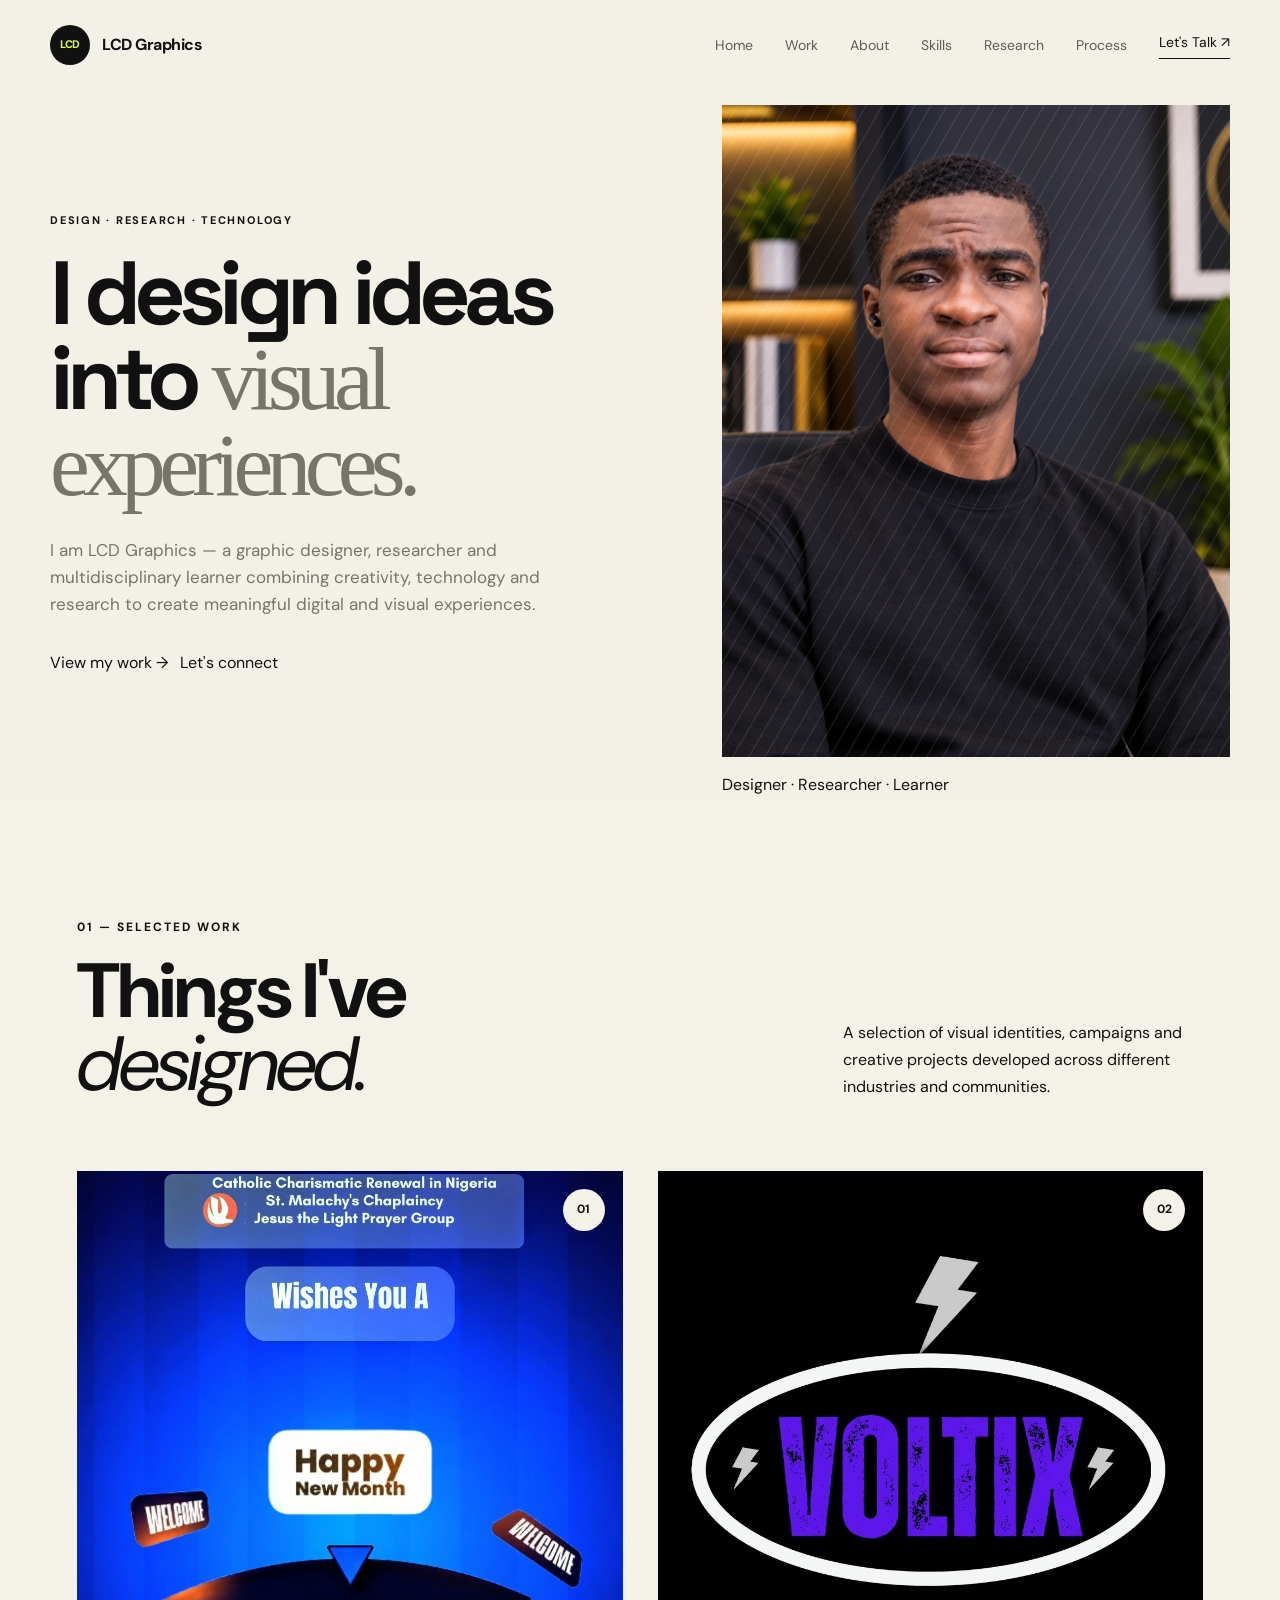
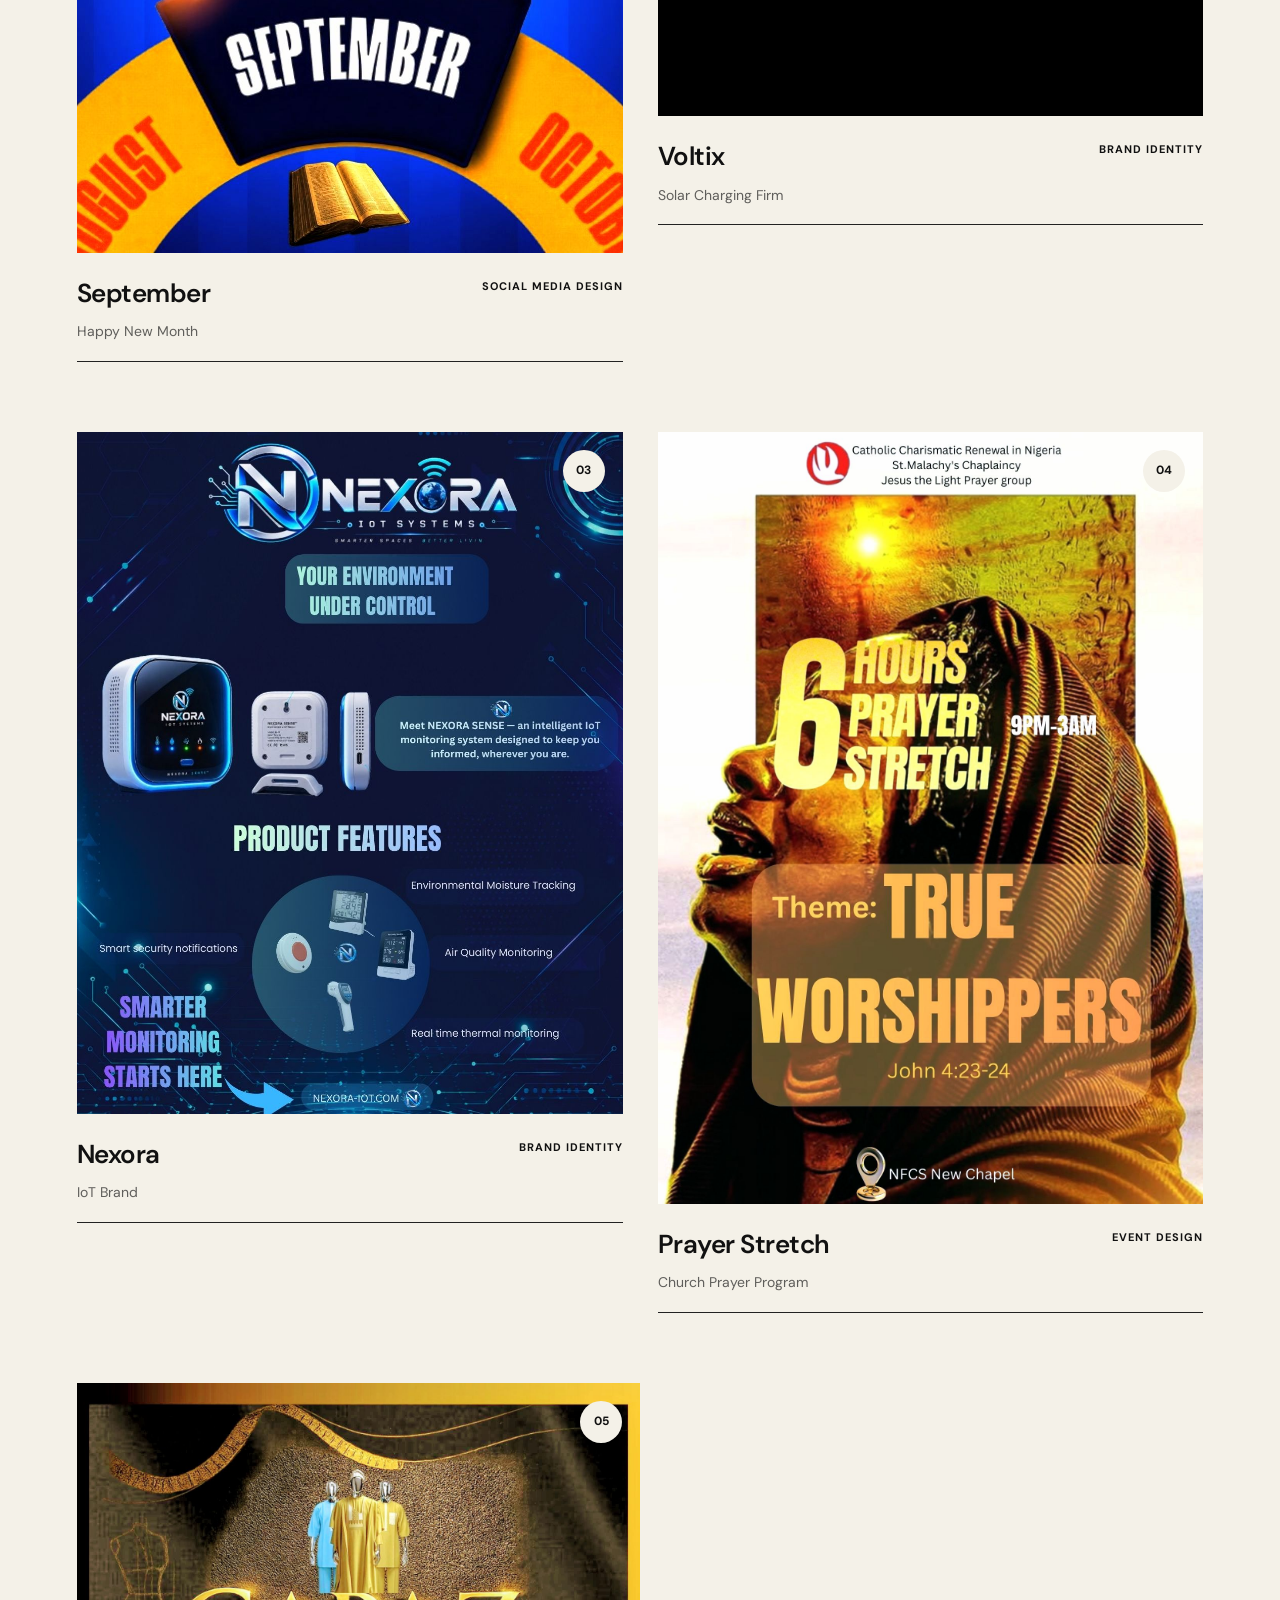
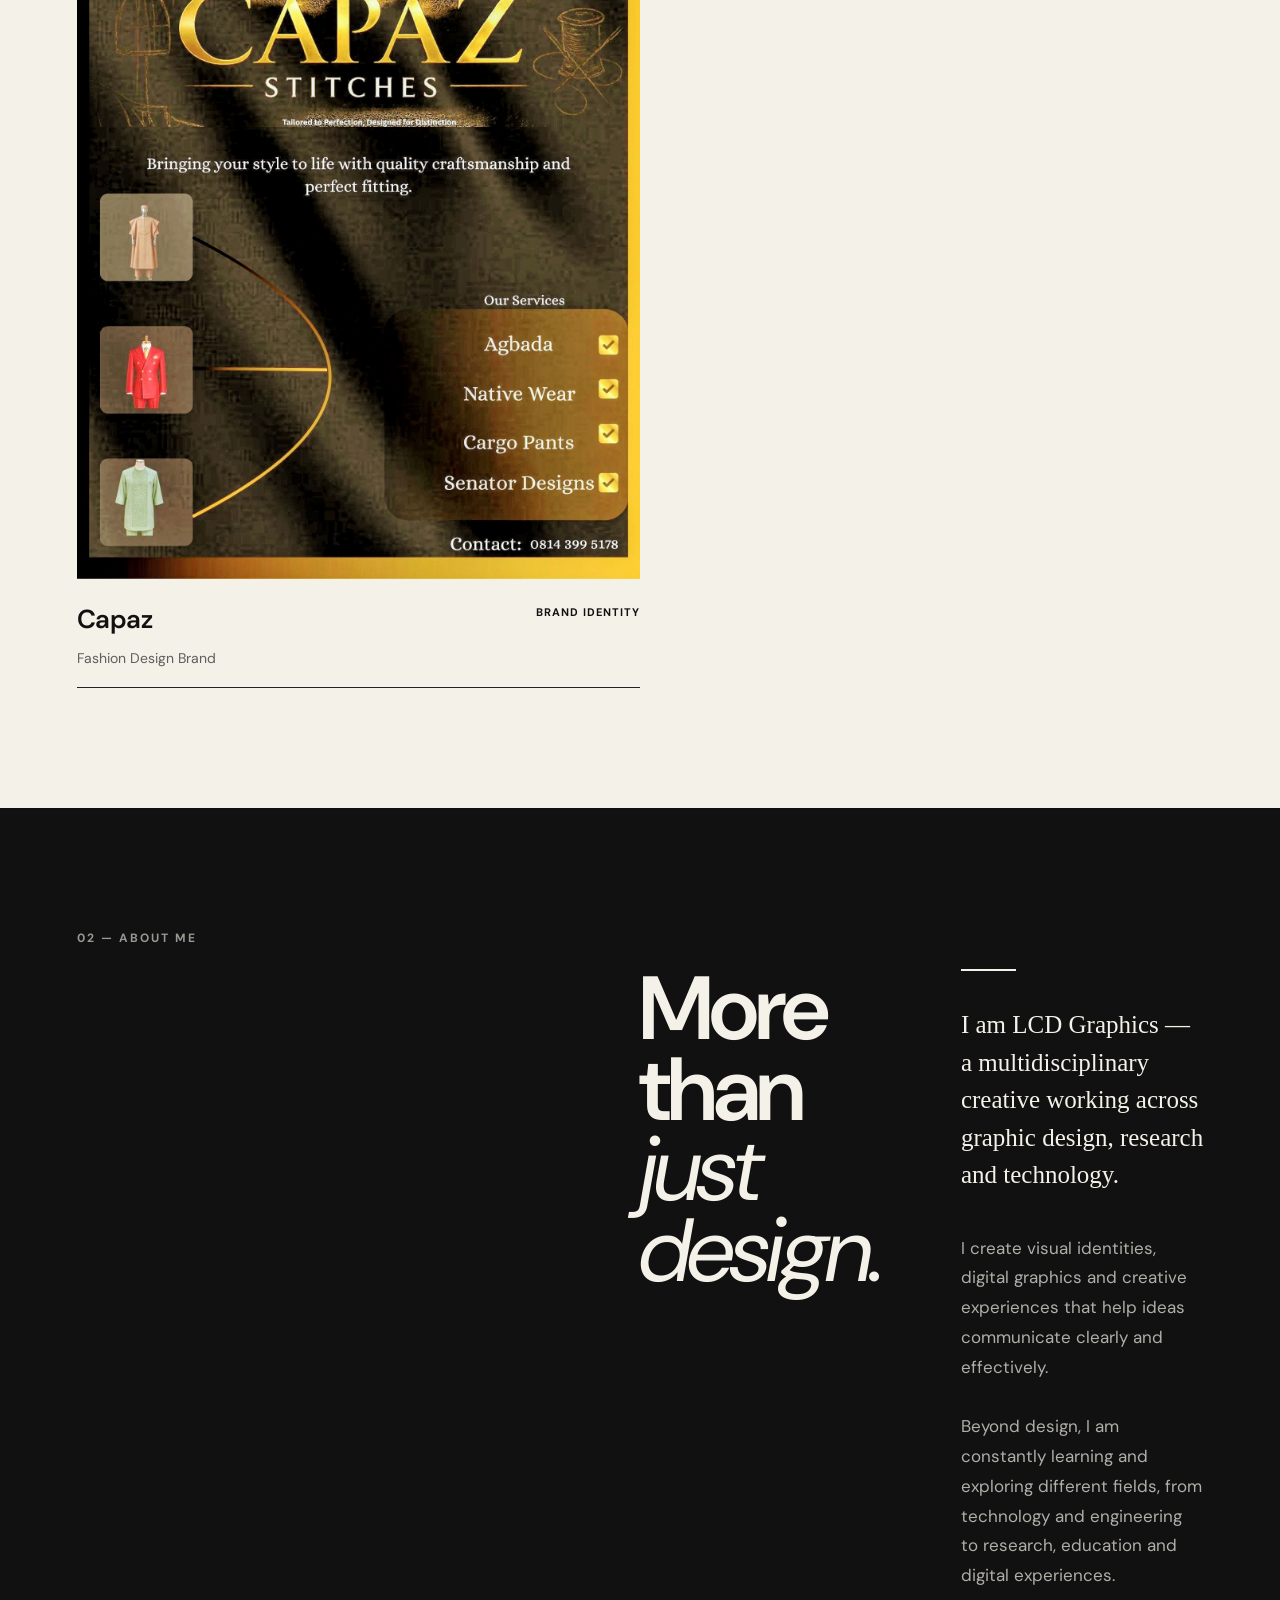
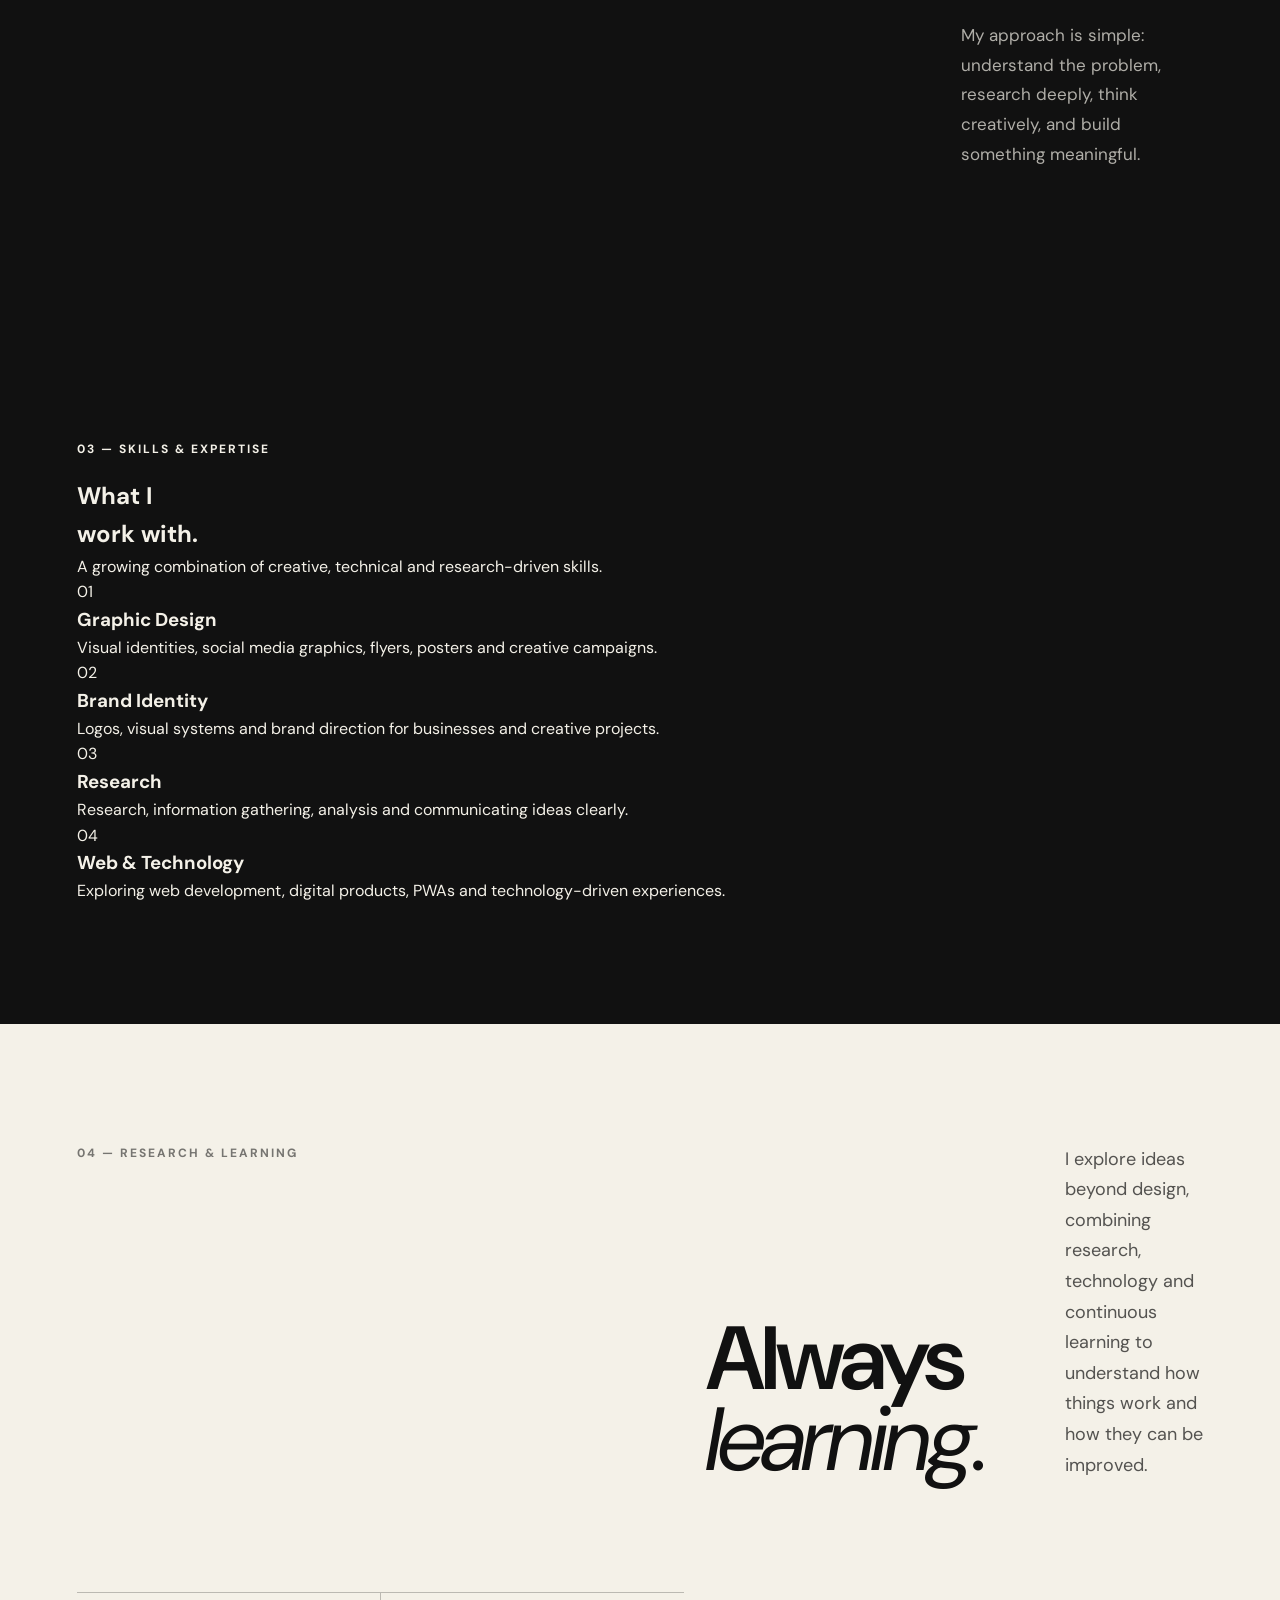
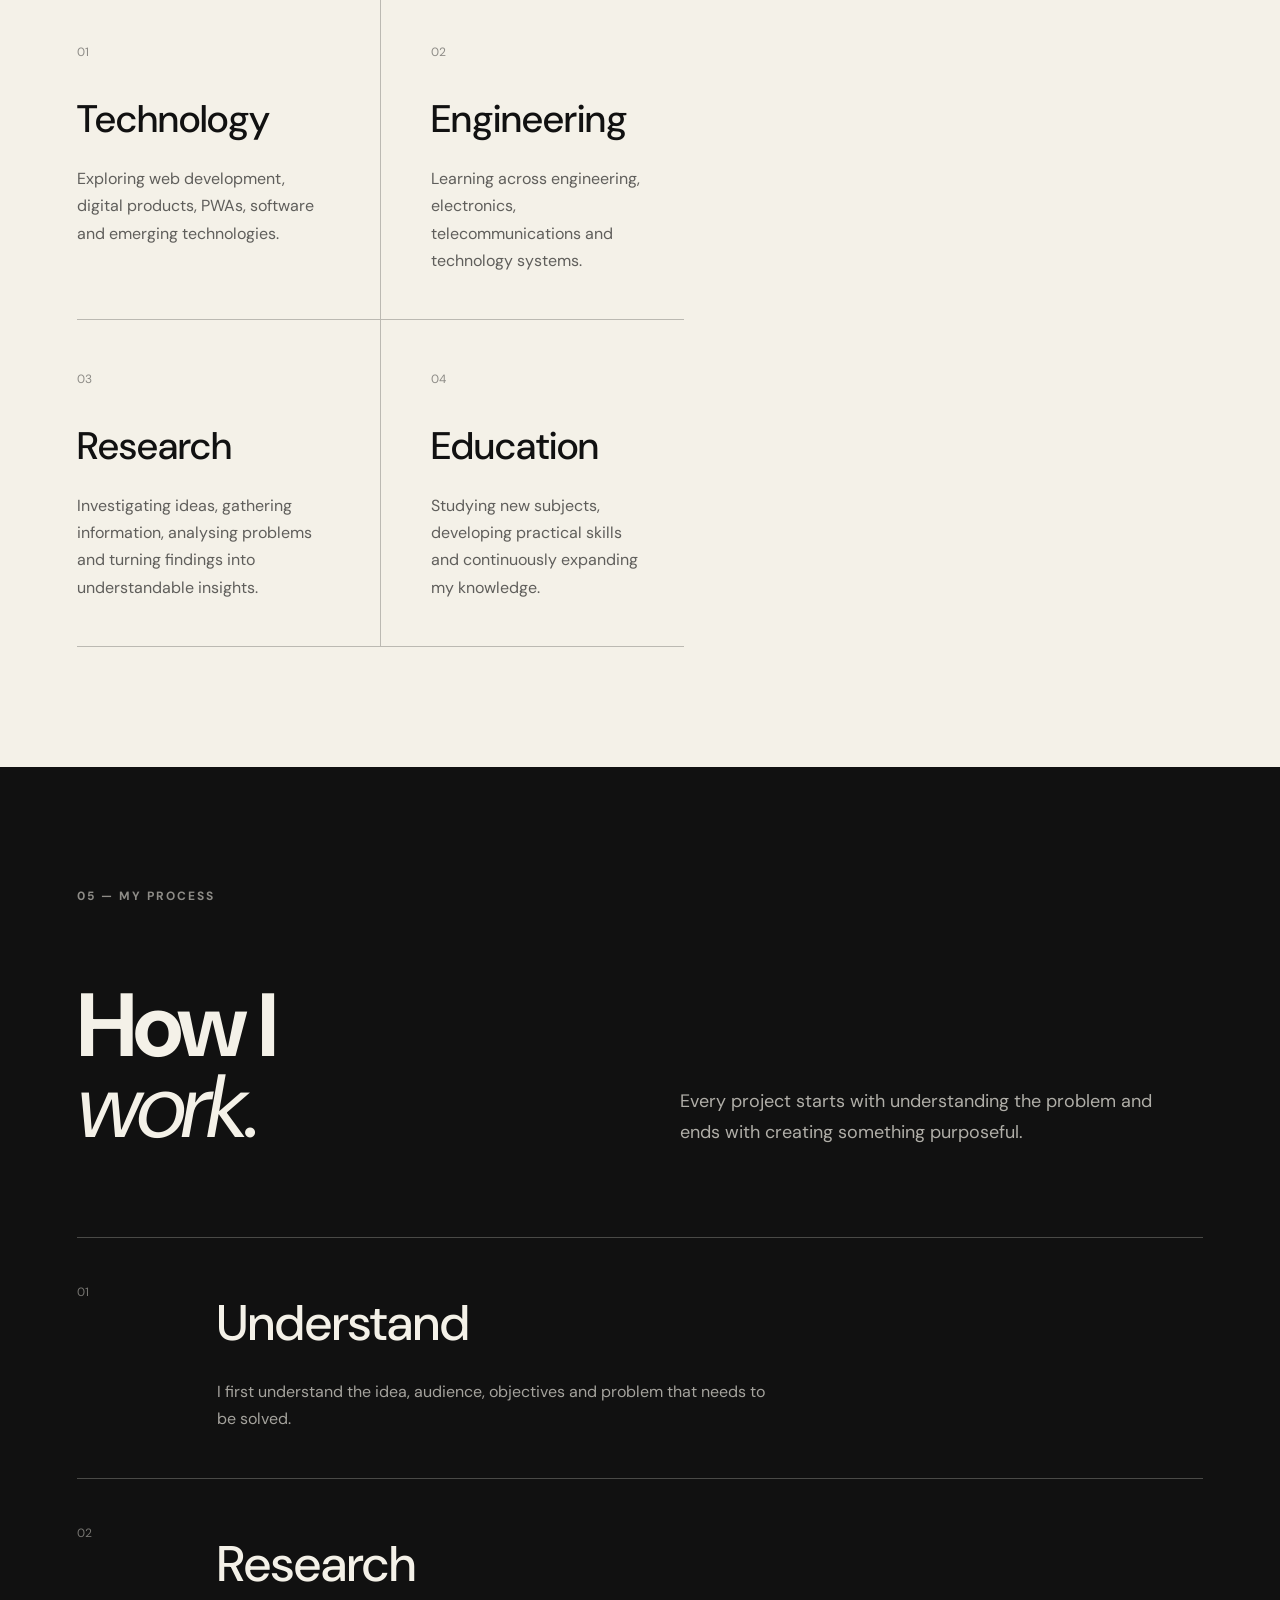
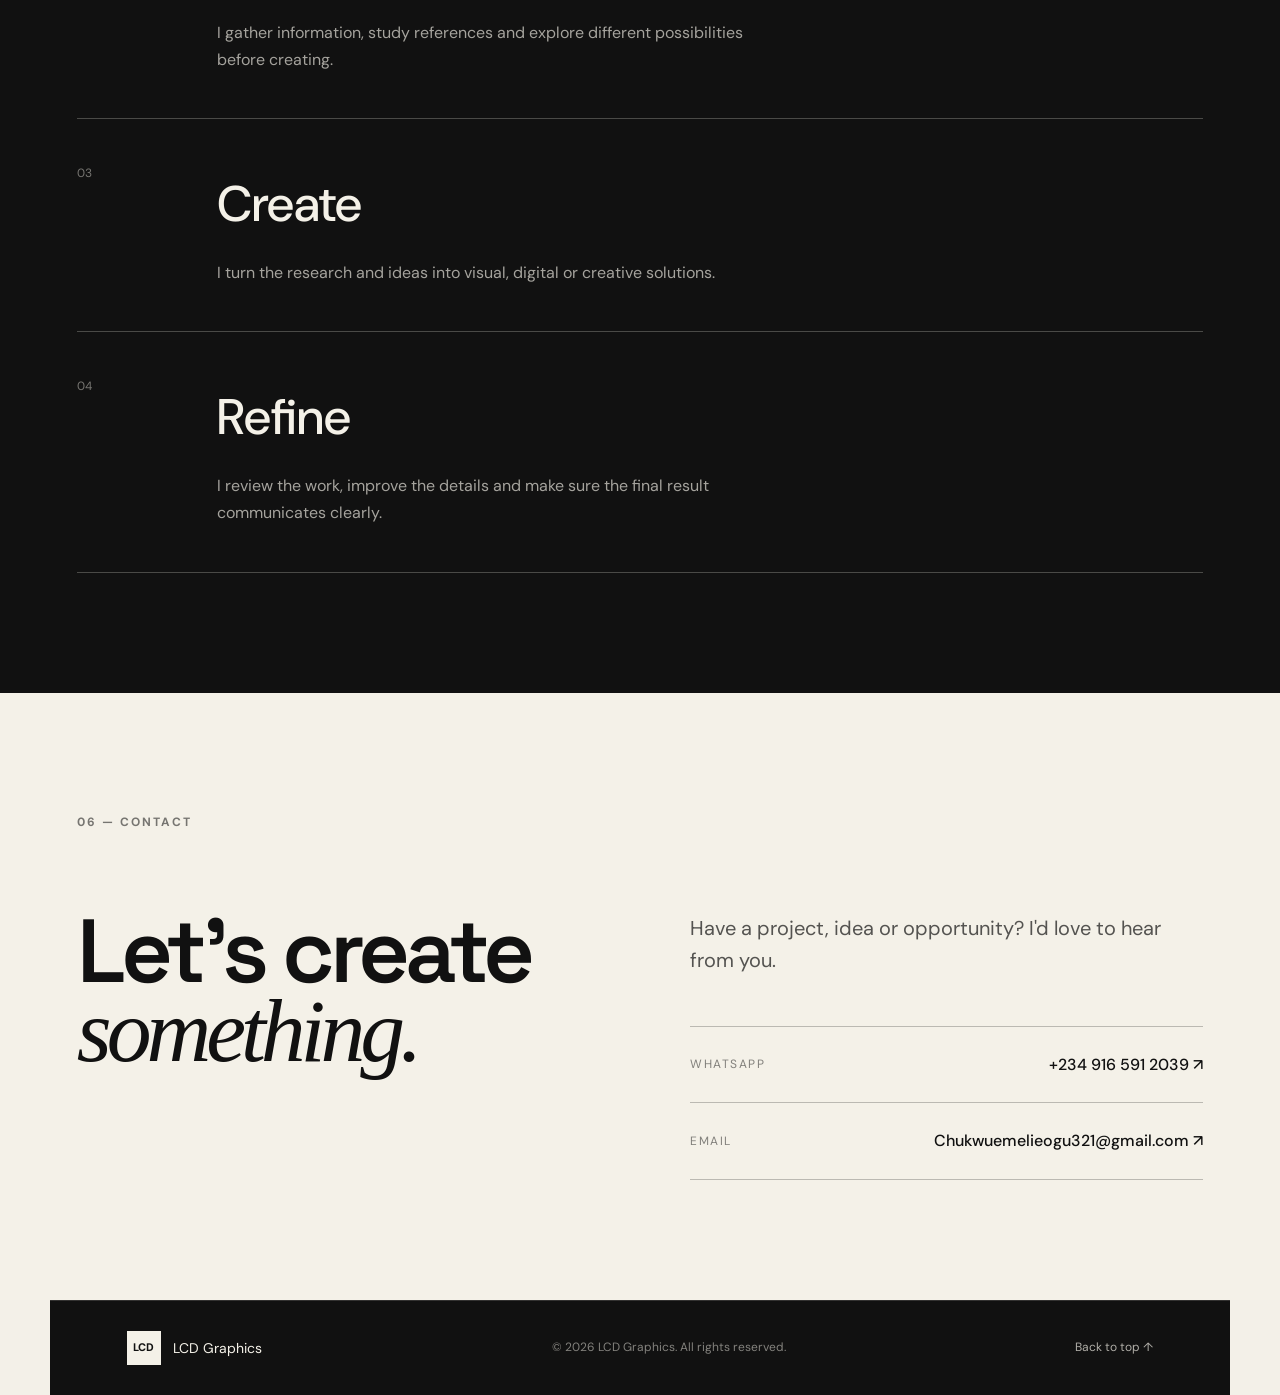
<file: index.html>
<!DOCTYPE html>
<html lang="en">
<head>
    <meta charset="UTF-8">
    <meta name="viewport" content="width=device-width, initial-scale=1.0">

    <meta
        name="description"
        content="Portfolio of a graphic designer, researcher and multidisciplinary learner."
    >

<title>LCD Graphics | Designer • Researcher • Learner</title>

    <!-- Google Fonts -->
    <link rel="preconnect" href="https://fonts.googleapis.com">
    <link rel="preconnect" href="https://fonts.gstatic.com" crossorigin>

    <link
        href="https://fonts.googleapis.com/css2?family=DM+Sans:wght@400;500;600;700&family=Space+Grotesk:wght@400;500;600;700&display=swap"
        rel="stylesheet"
    >

    <!-- CSS -->
    <link rel="stylesheet" href="style.css">
</head>

<body>

    <!-- ================= HEADER ================= -->

<header class="site-header">

    <a href="#home" class="logo">
        <span class="logo-mark">LCD</span>
        <span class="logo-text">LCD Graphics</span>
    </a>

    <button
        class="menu-toggle"
        id="menuToggle"
        aria-label="Open navigation menu"
        aria-expanded="false"
    >
        <span></span>
        <span></span>
        <span></span>
    </button>

    <nav class="navigation" id="navigation">

        <a href="#home">Home</a>
        <a href="#work">Work</a>
        <a href="#about">About</a>
        <a href="#skills">Skills</a>
        <a href="#research">Research</a>
        <a href="#process">Process</a>

        <a href="#contact" class="contact-nav">
            Let's Talk ↗
        </a>

    </nav>

</header>


    <!-- ================= MAIN ================= -->

    <main>


        <!-- ================= HERO ================= -->

        <section class="hero" id="home">

    <div class="hero-content">

        <p class="eyebrow">
            DESIGN · RESEARCH · TECHNOLOGY
        </p>

        <h1>
            I design ideas into
            <span>visual experiences.</span>
        </h1>

        <p class="hero-description">
            I am LCD Graphics — a graphic designer, researcher
            and multidisciplinary learner combining creativity,
            technology and research to create meaningful
            digital and visual experiences.
        </p>

        <div class="hero-buttons">
            <a href="#work" class="btn btn-primary">
                View my work →
            </a>

            <a href="#contact" class="btn btn-secondary">
                Let's connect
            </a>
        </div>

    </div>

    <div class="hero-image">
        <div class="profile-image">
            <img
                src="./images/Emmanuel.png"
                alt="LCD Graphics"
            >
        </div>

        <p class="image-caption">
            Designer · Researcher · Learner
        </p>
    </div>

</section>
<!-- PROJECTS -->
<section class="work-section" id="work">

    <div class="section-header">
        <div>
            <p class="section-number">01 — SELECTED WORK</p>
            <h2>Things I've<br><span>designed.</span></h2>
        </div>

        <p class="section-intro">
            A selection of visual identities, campaigns
            and creative projects developed across different
            industries and communities.
        </p>
    </div>

    <div class="project-grid">

        <!-- PROJECT 1 -->
        <article class="project-card">
            <div class="project-image">
                <img
                    src="./images/September.jpg"
                    alt="September Happy New Month design"
                >
                <span class="project-number">01</span>
            </div>

            <div class="project-info">
                <div>
                    <h3>September</h3>
                    <p>Happy New Month</p>
                </div>

                <span class="project-category">
                    Social Media Design
                </span>
            </div>
        </article>


        <!-- PROJECT 2 -->
        <article class="project-card">
            <div class="project-image">
                <img
                    src="./images/Voltix.jpg"
                    alt="Voltix solar charging brand logo"
                >
                <span class="project-number">02</span>
            </div>

            <div class="project-info">
                <div>
                    <h3>Voltix</h3>
                    <p>Solar Charging Firm</p>
                </div>

                <span class="project-category">
                    Brand Identity
                </span>
            </div>
        </article>


        <!-- PROJECT 3 -->
        <article class="project-card">
            <div class="project-image">
                <img
                    src="./images/Nexora.jpg"
                    alt="Nexora IoT brand design"
                >
                <span class="project-number">03</span>
            </div>

            <div class="project-info">
                <div>
                    <h3>Nexora</h3>
                    <p>IoT Brand</p>
                </div>

                <span class="project-category">
                    Brand Identity
                </span>
            </div>
        </article>


        <!-- PROJECT 4 -->
        <article class="project-card">
            <div class="project-image">
                <img
                    src="./images/Prayer.jpg"
                    alt="Prayer Stretch church program design"
                >
                <span class="project-number">04</span>
            </div>

            <div class="project-info">
                <div>
                    <h3>Prayer Stretch</h3>
                    <p>Church Prayer Program</p>
                </div>

                <span class="project-category">
                    Event Design
                </span>
            </div>
        </article>


        <!-- PROJECT 5 -->
        <article class="project-card">
            <div class="project-image">
                <img
                    src="./images/Capaz.jpg"
                    alt="Capaz fashion brand design"
                >
                <span class="project-number">05</span>
            </div>

            <div class="project-info">
                <div>
                    <h3>Capaz</h3>
                    <p>Fashion Design Brand</p>
                </div>

                <span class="project-category">
                    Brand Identity
                </span>
            </div>
        </article>

    </div>

</section>
<!-- ABOUT -->
<section class="about-section" id="about">

    <div class="section-number">
        02 — ABOUT ME
    </div>

    <div class="about-content">

        <div class="about-heading">
            <h2>
                More than<br>
                <span>just design.</span>
            </h2>
        </div>

        <div class="about-text">

            <p class="lead">
                I am LCD Graphics — a multidisciplinary
                creative working across graphic design,
                research and technology.
            </p>

            <p>
                I create visual identities, digital graphics
                and creative experiences that help ideas
                communicate clearly and effectively.
            </p>

            <p>
                Beyond design, I am constantly learning
                and exploring different fields, from
                technology and engineering to research,
                education and digital experiences.
            </p>

            <p>
                My approach is simple: understand the
                problem, research deeply, think creatively,
                and build something meaningful.
            </p>

        </div>

    </div>

</section>
<!-- SKILLS -->
<section class="skills-section" id="skills">

    <div class="section-number">
        03 — SKILLS & EXPERTISE
    </div>

    <div class="skills-header">
        <h2>
            What I<br>
            <span>work with.</span>
        </h2>

        <p>
            A growing combination of creative, technical
            and research-driven skills.
        </p>
    </div>

    <div class="skills-list">

        <div class="skill-item">
            <span>01</span>
            <h3>Graphic Design</h3>
            <p>
                Visual identities, social media graphics,
                flyers, posters and creative campaigns.
            </p>
        </div>

        <div class="skill-item">
            <span>02</span>
            <h3>Brand Identity</h3>
            <p>
                Logos, visual systems and brand direction
                for businesses and creative projects.
            </p>
        </div>

        <div class="skill-item">
            <span>03</span>
            <h3>Research</h3>
            <p>
                Research, information gathering, analysis
                and communicating ideas clearly.
            </p>
        </div>

        <div class="skill-item">
            <span>04</span>
            <h3>Web & Technology</h3>
            <p>
                Exploring web development, digital products,
                PWAs and technology-driven experiences.
            </p>
        </div>

    </div>

</section>
<!-- RESEARCH & LEARNING -->
<section class="research-section" id="research">

    <div class="section-number">
        04 — RESEARCH & LEARNING
    </div>

    <div class="research-header">
        <h2>
            Always<br>
            <span>learning.</span>
        </h2>

        <p>
            I explore ideas beyond design, combining research,
            technology and continuous learning to understand
            how things work and how they can be improved.
        </p>
    </div>

    <div class="research-grid">

        <article class="research-card">
            <span>01</span>
            <h3>Technology</h3>
            <p>
                Exploring web development, digital products,
                PWAs, software and emerging technologies.
            </p>
        </article>

        <article class="research-card">
            <span>02</span>
            <h3>Engineering</h3>
            <p>
                Learning across engineering, electronics,
                telecommunications and technology systems.
            </p>
        </article>

        <article class="research-card">
            <span>03</span>
            <h3>Research</h3>
            <p>
                Investigating ideas, gathering information,
                analysing problems and turning findings into
                understandable insights.
            </p>
        </article>

        <article class="research-card">
            <span>04</span>
            <h3>Education</h3>
            <p>
                Studying new subjects, developing practical
                skills and continuously expanding my knowledge.
            </p>
        </article>

    </div>

</section>
<!-- PROCESS -->
<section class="process-section" id="process">

    <div class="section-number">
        05 — MY PROCESS
    </div>

    <div class="process-header">
        <h2>
            How I<br>
            <span>work.</span>
        </h2>

        <p>
            Every project starts with understanding the problem
            and ends with creating something purposeful.
        </p>
    </div>

    <div class="process-list">

        <div class="process-item">
            <span>01</span>
            <div>
                <h3>Understand</h3>
                <p>
                    I first understand the idea, audience,
                    objectives and problem that needs to be solved.
                </p>
            </div>
        </div>

        <div class="process-item">
            <span>02</span>
            <div>
                <h3>Research</h3>
                <p>
                    I gather information, study references and
                    explore different possibilities before creating.
                </p>
            </div>
        </div>

        <div class="process-item">
            <span>03</span>
            <div>
                <h3>Create</h3>
                <p>
                    I turn the research and ideas into visual,
                    digital or creative solutions.
                </p>
            </div>
        </div>

        <div class="process-item">
            <span>04</span>
            <div>
                <h3>Refine</h3>
                <p>
                    I review the work, improve the details and
                    make sure the final result communicates clearly.
                </p>
            </div>
        </div>

    </div>

</section>
<!-- CONTACT -->
<section class="contact-section" id="contact">

    <div class="section-number">
        06 — CONTACT
    </div>

    <div class="contact-content">

        <div class="contact-heading">
            <h2>
                Let's create<br>
                <span>something.</span>
            </h2>
        </div>

        <div class="contact-details">

            <p class="contact-intro">
                Have a project, idea or opportunity?
                I'd love to hear from you.
            </p>

            <!-- WHATSAPP -->
            <a
                href="https://wa.me/2349165912039"
                class="contact-link"
                target="_blank"
                rel="noopener noreferrer"
            >
                <span>WhatsApp</span>
                <strong>+234 916 591 2039 ↗</strong>
            </a>

        <a
    href="https://mail.google.com/mail/?view=cm&fs=1&to=Chukwuemelieogu321@gmail.com"
    class="contact-link"
    target="_blank"
    rel="noopener noreferrer"
>
    <span>Email</span>
    <strong>Chukwuemelieogu321@gmail.com ↗</strong>
</a>

        </div>

    </div>

</section>


<!-- FOOTER -->
<footer class="site-footer">

    <div class="footer-left">
        <span class="footer-logo">LCD</span>
        <span>LCD Graphics</span>
    </div>

    <p>
        © 2026 LCD Graphics. All rights reserved.
    </p>

    <a href="#home">
        Back to top ↑
    </a>

</footer>




    <!-- JavaScript -->

    <script src="script.js"></script>

</body>
</html>
</file>
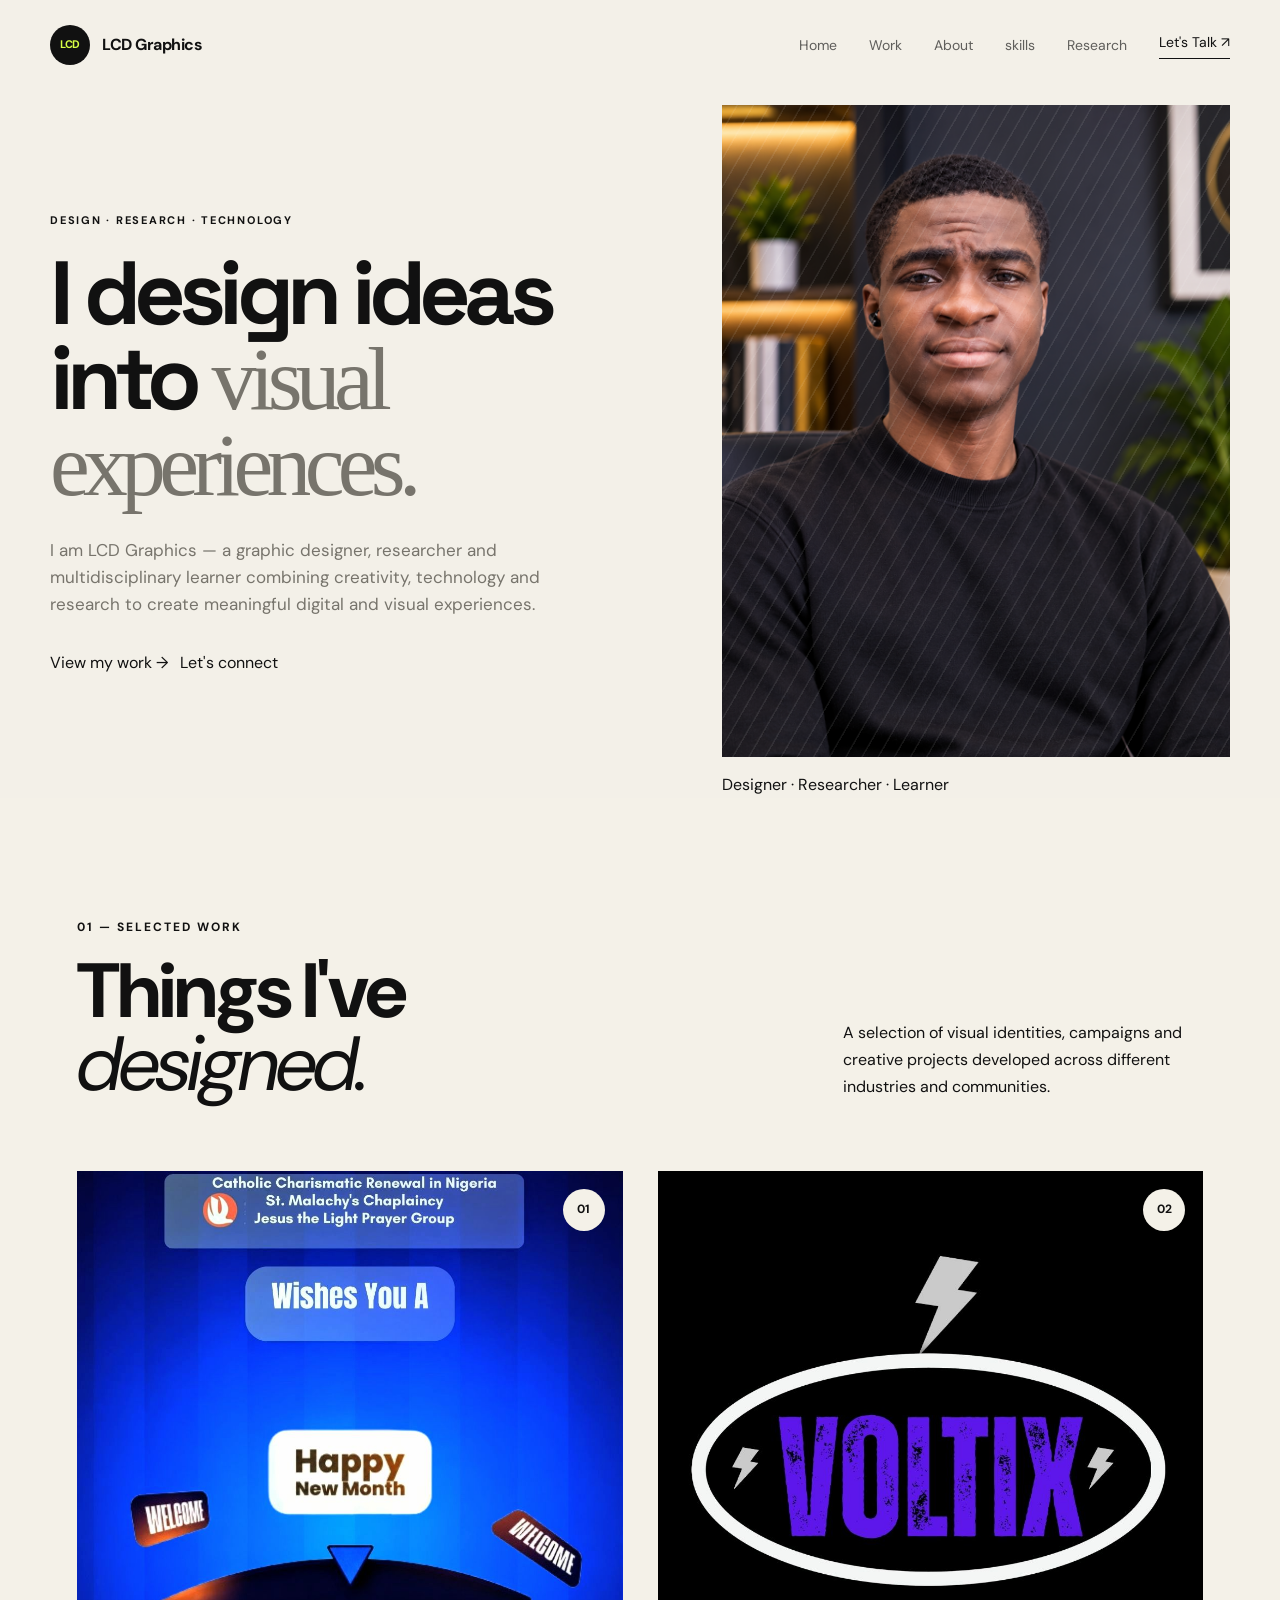
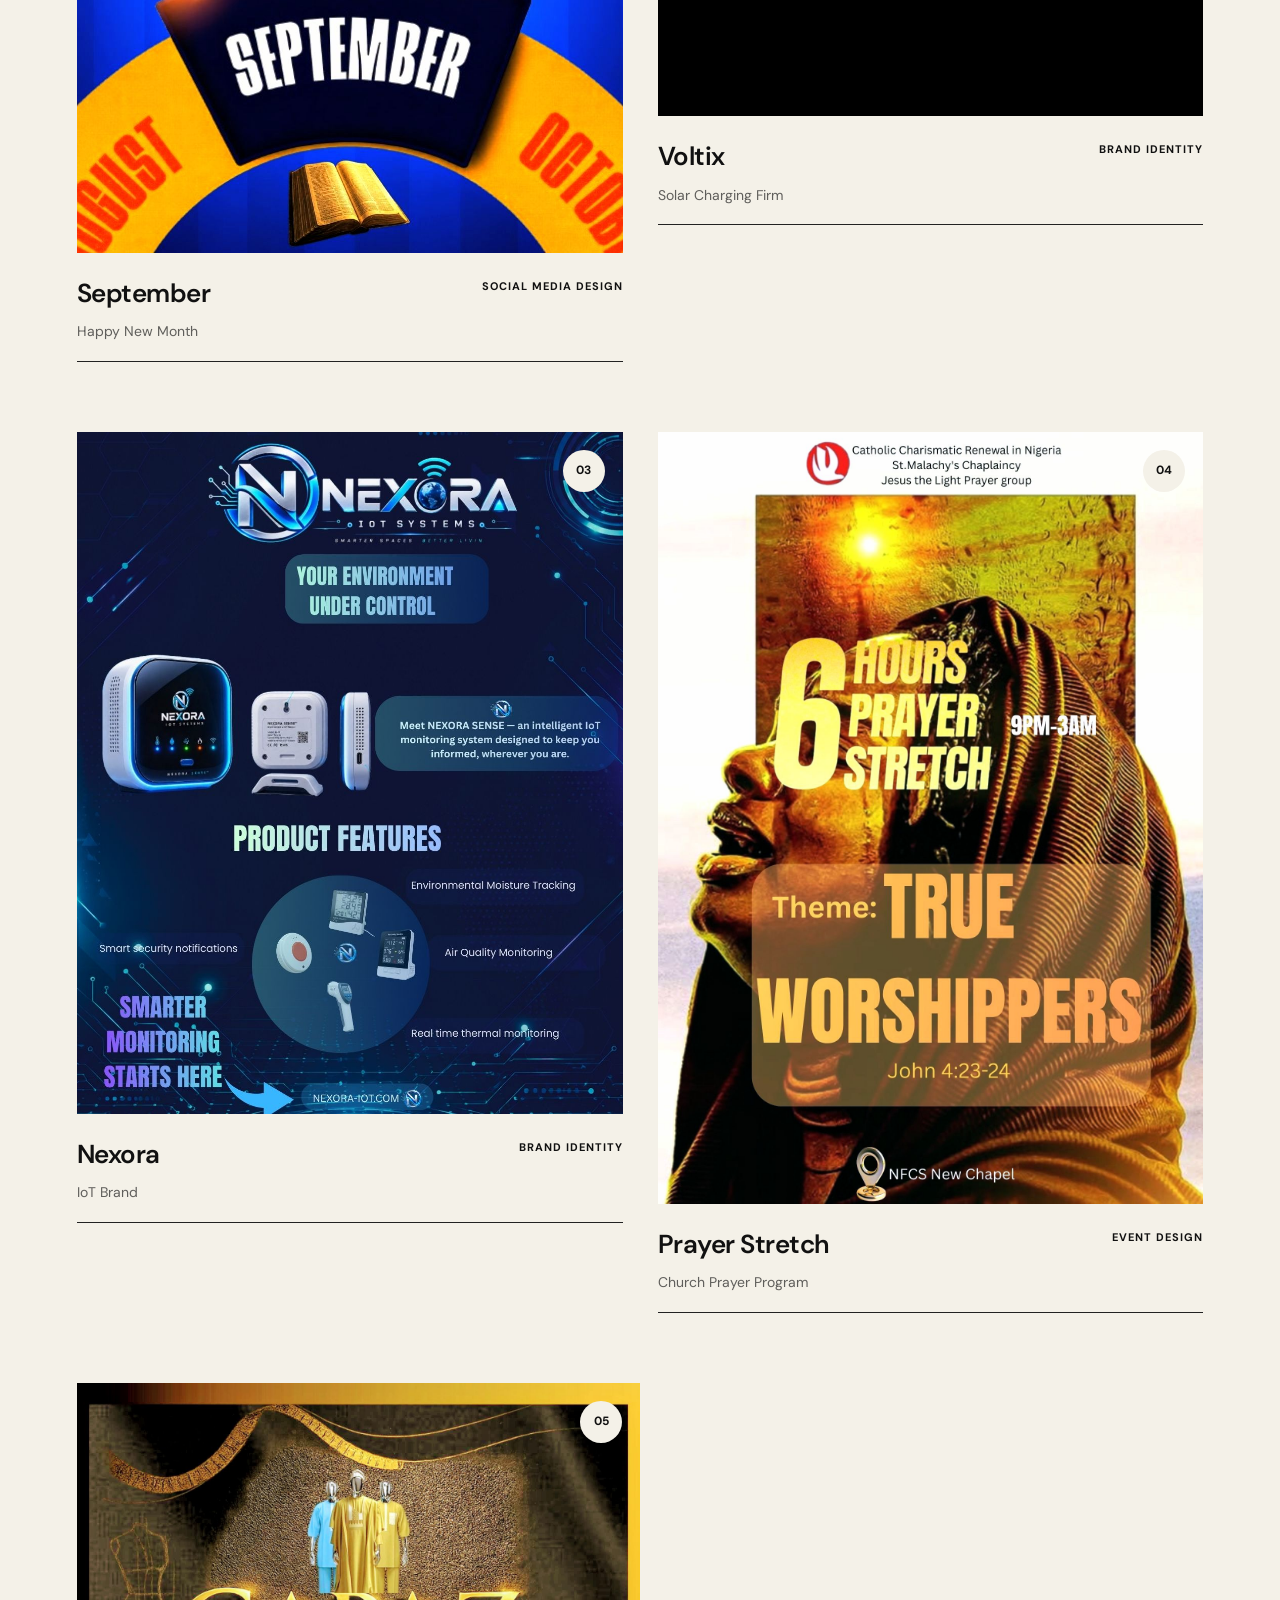
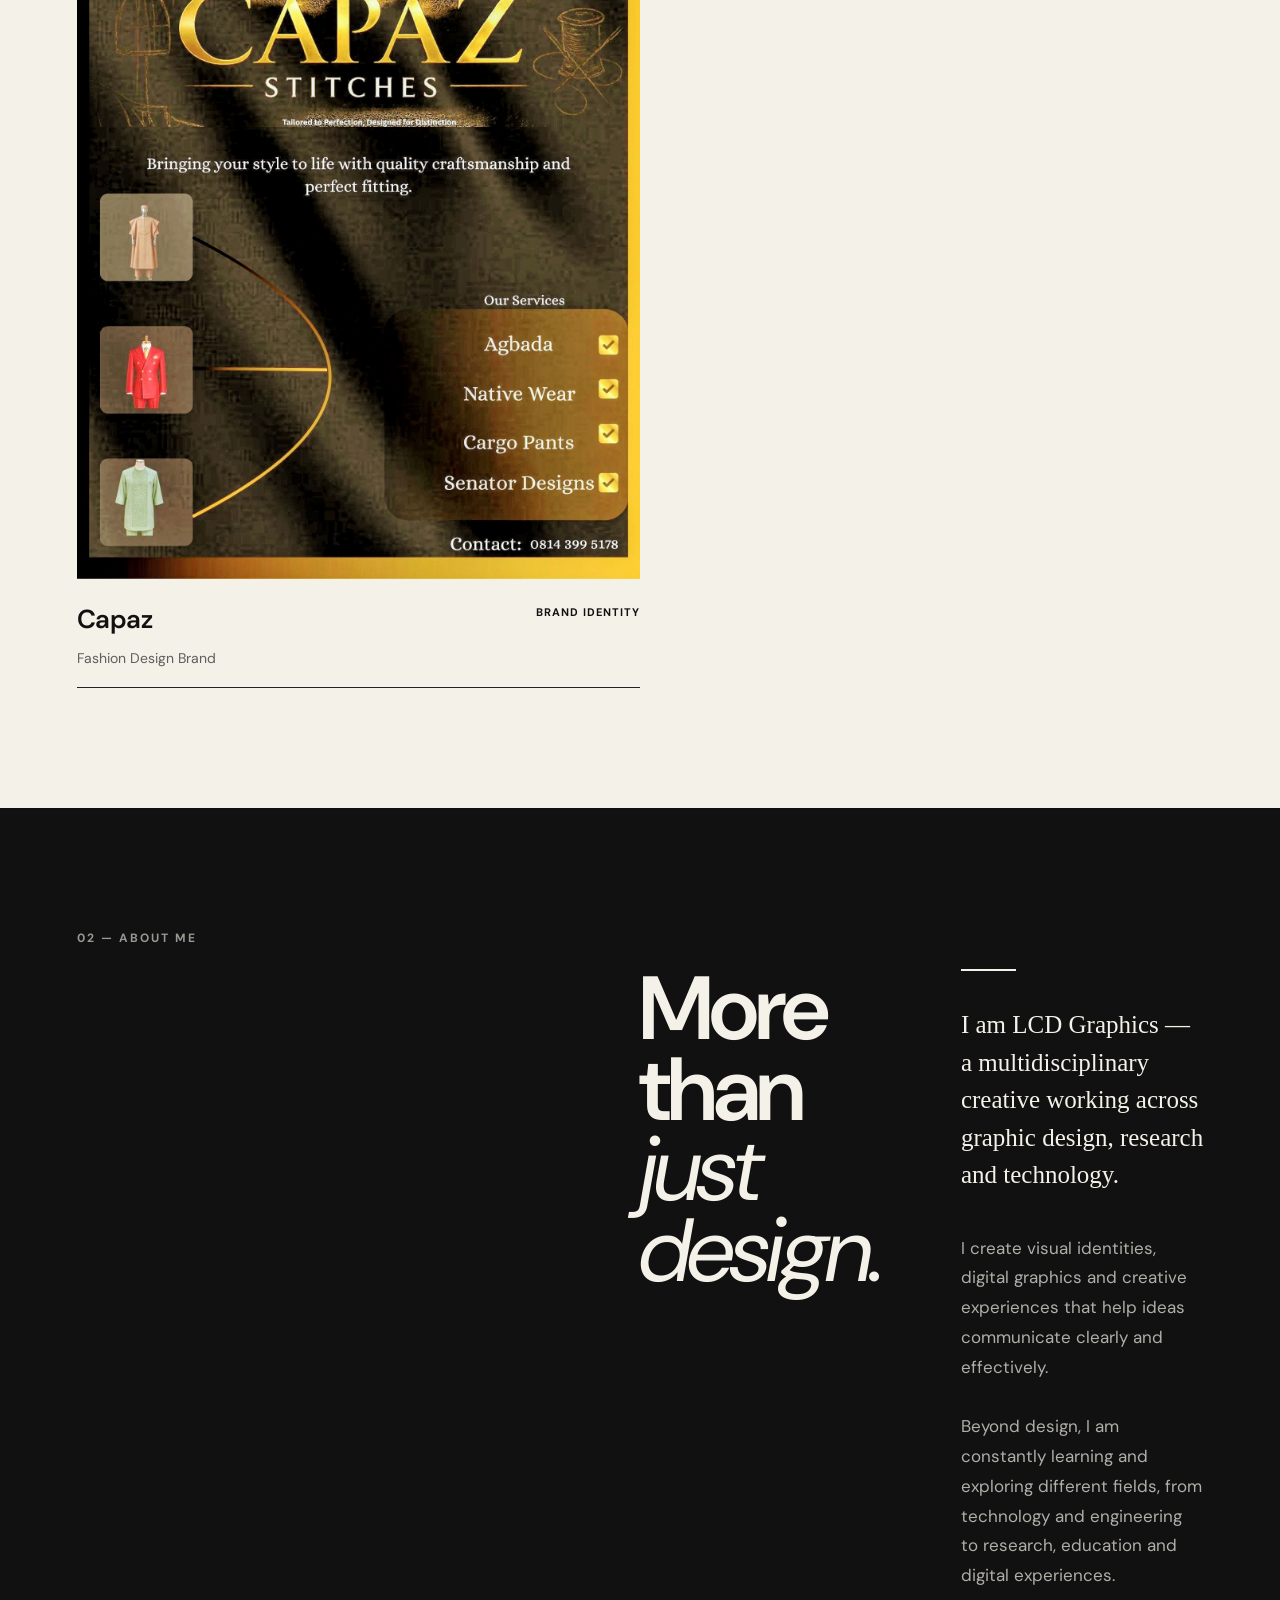
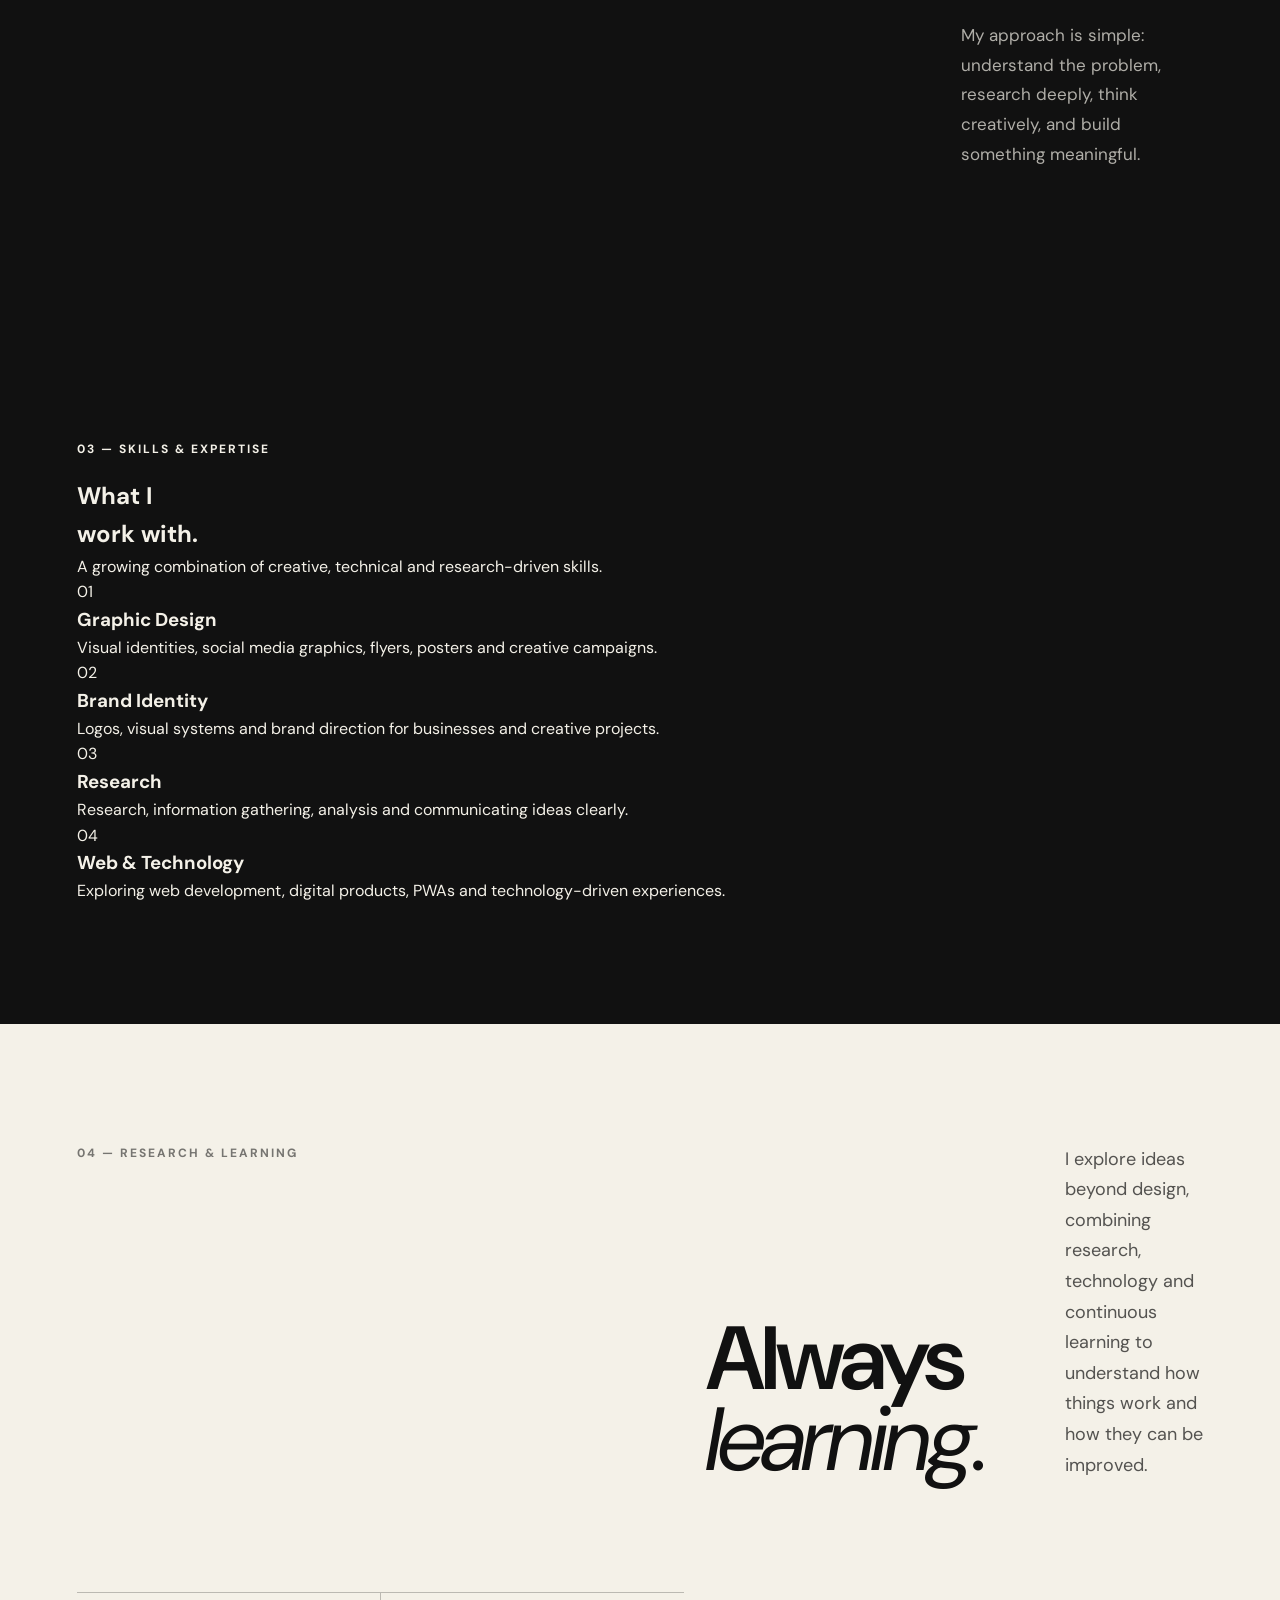
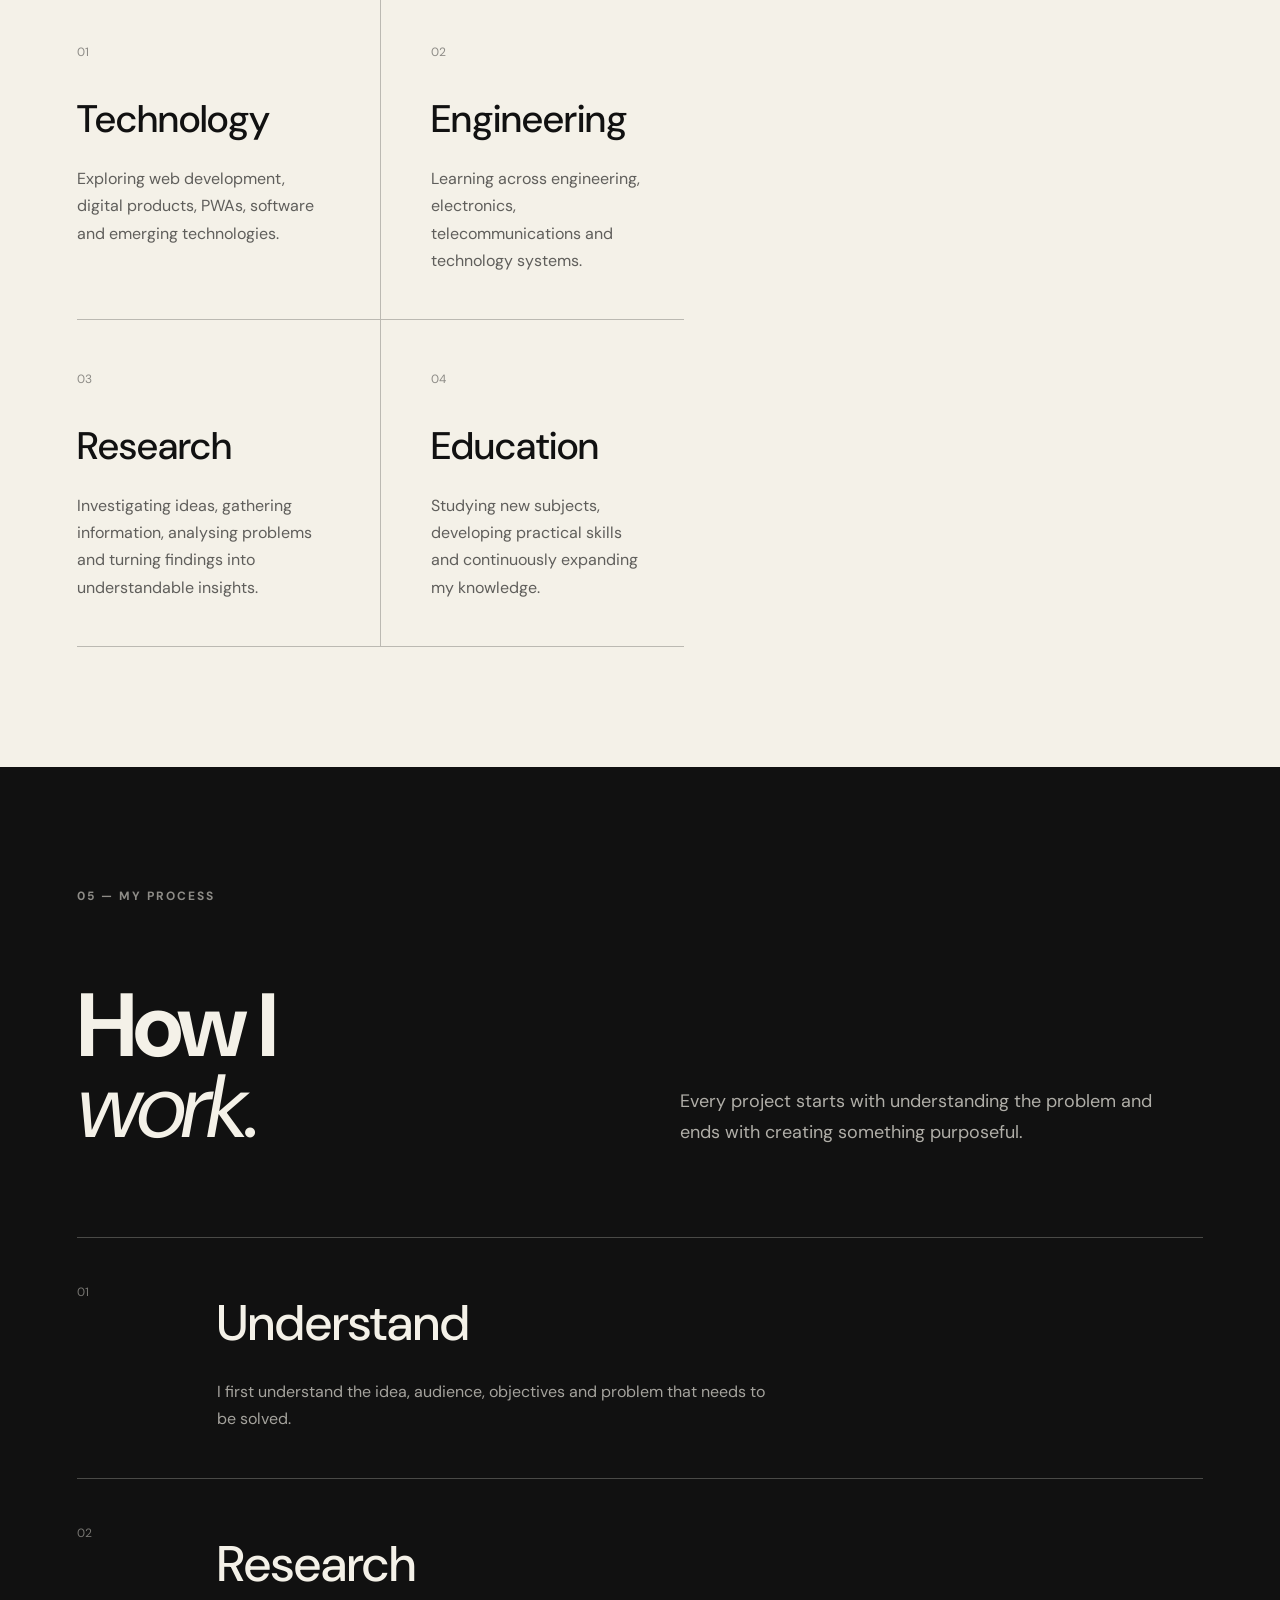
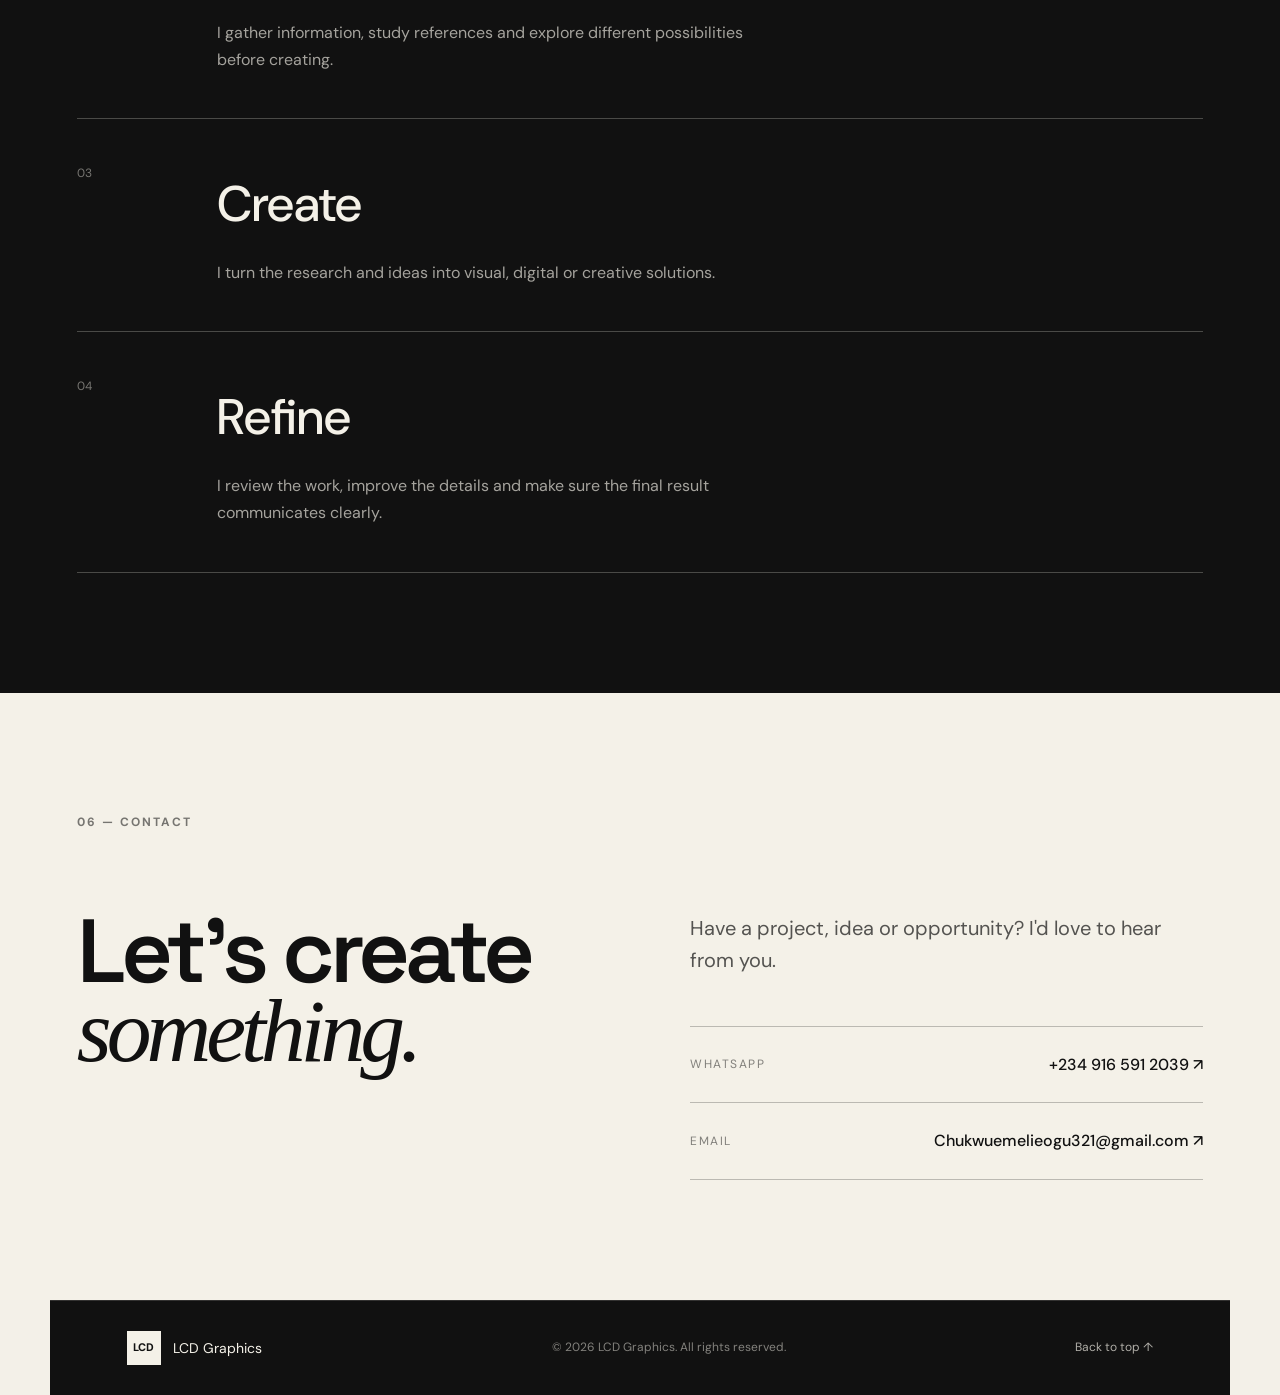
<file: Portfolio /index.html>
<!DOCTYPE html>
<html lang="en">
<head>
    <meta charset="UTF-8">
    <meta name="viewport" content="width=device-width, initial-scale=1.0">

    <meta
        name="description"
        content="Portfolio of a graphic designer, researcher and multidisciplinary learner."
    >

<title>LCD Graphics | Designer • Researcher • Learner</title>

    <!-- Google Fonts -->
    <link rel="preconnect" href="https://fonts.googleapis.com">
    <link rel="preconnect" href="https://fonts.gstatic.com" crossorigin>

    <link
        href="https://fonts.googleapis.com/css2?family=DM+Sans:wght@400;500;600;700&family=Space+Grotesk:wght@400;500;600;700&display=swap"
        rel="stylesheet"
    >

    <!-- CSS -->
    <link rel="stylesheet" href="style.css">
</head>

<body>

    <!-- ================= HEADER ================= -->

    <header class="site-header">

        <a href="#home" class="logo">
            <span class="logo-mark">LCD</span>
            <span>LCD Graphics</span>
        </a>

        <button
            class="menu-toggle"
            aria-label="Open navigation"
            aria-expanded="false"
        >
            ☰
        </button>

        <nav class="navigation">

            <a href="#home">Home</a>

            <a href="#work">Work</a>

            <a href="#about">About</a>
            
            <a href="skills">skills</a>

            <a href="#research">Research</a>

            <a href="#contact" class="contact-nav">
                Let's Talk ↗
            </a>

        </nav>

    </header>


    <!-- ================= MAIN ================= -->

    <main>


        <!-- ================= HERO ================= -->

        <section class="hero" id="home">

    <div class="hero-content">

        <p class="eyebrow">
            DESIGN · RESEARCH · TECHNOLOGY
        </p>

        <h1>
            I design ideas into
            <span>visual experiences.</span>
        </h1>

        <p class="hero-description">
            I am LCD Graphics — a graphic designer, researcher
            and multidisciplinary learner combining creativity,
            technology and research to create meaningful
            digital and visual experiences.
        </p>

        <div class="hero-buttons">
            <a href="#work" class="btn btn-primary">
                View my work →
            </a>

            <a href="#contact" class="btn btn-secondary">
                Let's connect
            </a>
        </div>

    </div>

    <div class="hero-image">
        <div class="profile-image">
            <img
                src="./images/Emmanuel.png"
                alt="LCD Graphics"
            >
        </div>

        <p class="image-caption">
            Designer · Researcher · Learner
        </p>
    </div>

</section>
<!-- PROJECTS -->
<section class="work-section" id="work">

    <div class="section-header">
        <div>
            <p class="section-number">01 — SELECTED WORK</p>
            <h2>Things I've<br><span>designed.</span></h2>
        </div>

        <p class="section-intro">
            A selection of visual identities, campaigns
            and creative projects developed across different
            industries and communities.
        </p>
    </div>

    <div class="project-grid">

        <!-- PROJECT 1 -->
        <article class="project-card">
            <div class="project-image">
                <img
                    src="./images/September.jpg"
                    alt="September Happy New Month design"
                >
                <span class="project-number">01</span>
            </div>

            <div class="project-info">
                <div>
                    <h3>September</h3>
                    <p>Happy New Month</p>
                </div>

                <span class="project-category">
                    Social Media Design
                </span>
            </div>
        </article>


        <!-- PROJECT 2 -->
        <article class="project-card">
            <div class="project-image">
                <img
                    src="./images/Voltix.jpg"
                    alt="Voltix solar charging brand logo"
                >
                <span class="project-number">02</span>
            </div>

            <div class="project-info">
                <div>
                    <h3>Voltix</h3>
                    <p>Solar Charging Firm</p>
                </div>

                <span class="project-category">
                    Brand Identity
                </span>
            </div>
        </article>


        <!-- PROJECT 3 -->
        <article class="project-card">
            <div class="project-image">
                <img
                    src="./images/Nexora.jpg"
                    alt="Nexora IoT brand design"
                >
                <span class="project-number">03</span>
            </div>

            <div class="project-info">
                <div>
                    <h3>Nexora</h3>
                    <p>IoT Brand</p>
                </div>

                <span class="project-category">
                    Brand Identity
                </span>
            </div>
        </article>


        <!-- PROJECT 4 -->
        <article class="project-card">
            <div class="project-image">
                <img
                    src="./images/Prayer.jpg"
                    alt="Prayer Stretch church program design"
                >
                <span class="project-number">04</span>
            </div>

            <div class="project-info">
                <div>
                    <h3>Prayer Stretch</h3>
                    <p>Church Prayer Program</p>
                </div>

                <span class="project-category">
                    Event Design
                </span>
            </div>
        </article>


        <!-- PROJECT 5 -->
        <article class="project-card">
            <div class="project-image">
                <img
                    src="./images/Capaz.jpg"
                    alt="Capaz fashion brand design"
                >
                <span class="project-number">05</span>
            </div>

            <div class="project-info">
                <div>
                    <h3>Capaz</h3>
                    <p>Fashion Design Brand</p>
                </div>

                <span class="project-category">
                    Brand Identity
                </span>
            </div>
        </article>

    </div>

</section>
<!-- ABOUT -->
<section class="about-section" id="about">

    <div class="section-number">
        02 — ABOUT ME
    </div>

    <div class="about-content">

        <div class="about-heading">
            <h2>
                More than<br>
                <span>just design.</span>
            </h2>
        </div>

        <div class="about-text">

            <p class="lead">
                I am LCD Graphics — a multidisciplinary
                creative working across graphic design,
                research and technology.
            </p>

            <p>
                I create visual identities, digital graphics
                and creative experiences that help ideas
                communicate clearly and effectively.
            </p>

            <p>
                Beyond design, I am constantly learning
                and exploring different fields, from
                technology and engineering to research,
                education and digital experiences.
            </p>

            <p>
                My approach is simple: understand the
                problem, research deeply, think creatively,
                and build something meaningful.
            </p>

        </div>

    </div>

</section>
<!-- SKILLS -->
<section class="skills-section" id="skills">

    <div class="section-number">
        03 — SKILLS & EXPERTISE
    </div>

    <div class="skills-header">
        <h2>
            What I<br>
            <span>work with.</span>
        </h2>

        <p>
            A growing combination of creative, technical
            and research-driven skills.
        </p>
    </div>

    <div class="skills-list">

        <div class="skill-item">
            <span>01</span>
            <h3>Graphic Design</h3>
            <p>
                Visual identities, social media graphics,
                flyers, posters and creative campaigns.
            </p>
        </div>

        <div class="skill-item">
            <span>02</span>
            <h3>Brand Identity</h3>
            <p>
                Logos, visual systems and brand direction
                for businesses and creative projects.
            </p>
        </div>

        <div class="skill-item">
            <span>03</span>
            <h3>Research</h3>
            <p>
                Research, information gathering, analysis
                and communicating ideas clearly.
            </p>
        </div>

        <div class="skill-item">
            <span>04</span>
            <h3>Web & Technology</h3>
            <p>
                Exploring web development, digital products,
                PWAs and technology-driven experiences.
            </p>
        </div>

    </div>

</section>
<!-- RESEARCH & LEARNING -->
<section class="research-section" id="research">

    <div class="section-number">
        04 — RESEARCH & LEARNING
    </div>

    <div class="research-header">
        <h2>
            Always<br>
            <span>learning.</span>
        </h2>

        <p>
            I explore ideas beyond design, combining research,
            technology and continuous learning to understand
            how things work and how they can be improved.
        </p>
    </div>

    <div class="research-grid">

        <article class="research-card">
            <span>01</span>
            <h3>Technology</h3>
            <p>
                Exploring web development, digital products,
                PWAs, software and emerging technologies.
            </p>
        </article>

        <article class="research-card">
            <span>02</span>
            <h3>Engineering</h3>
            <p>
                Learning across engineering, electronics,
                telecommunications and technology systems.
            </p>
        </article>

        <article class="research-card">
            <span>03</span>
            <h3>Research</h3>
            <p>
                Investigating ideas, gathering information,
                analysing problems and turning findings into
                understandable insights.
            </p>
        </article>

        <article class="research-card">
            <span>04</span>
            <h3>Education</h3>
            <p>
                Studying new subjects, developing practical
                skills and continuously expanding my knowledge.
            </p>
        </article>

    </div>

</section>
<!-- PROCESS -->
<section class="process-section" id="process">

    <div class="section-number">
        05 — MY PROCESS
    </div>

    <div class="process-header">
        <h2>
            How I<br>
            <span>work.</span>
        </h2>

        <p>
            Every project starts with understanding the problem
            and ends with creating something purposeful.
        </p>
    </div>

    <div class="process-list">

        <div class="process-item">
            <span>01</span>
            <div>
                <h3>Understand</h3>
                <p>
                    I first understand the idea, audience,
                    objectives and problem that needs to be solved.
                </p>
            </div>
        </div>

        <div class="process-item">
            <span>02</span>
            <div>
                <h3>Research</h3>
                <p>
                    I gather information, study references and
                    explore different possibilities before creating.
                </p>
            </div>
        </div>

        <div class="process-item">
            <span>03</span>
            <div>
                <h3>Create</h3>
                <p>
                    I turn the research and ideas into visual,
                    digital or creative solutions.
                </p>
            </div>
        </div>

        <div class="process-item">
            <span>04</span>
            <div>
                <h3>Refine</h3>
                <p>
                    I review the work, improve the details and
                    make sure the final result communicates clearly.
                </p>
            </div>
        </div>

    </div>

</section>
<!-- CONTACT -->
<section class="contact-section" id="contact">

    <div class="section-number">
        06 — CONTACT
    </div>

    <div class="contact-content">

        <div class="contact-heading">
            <h2>
                Let's create<br>
                <span>something.</span>
            </h2>
        </div>

        <div class="contact-details">

            <p class="contact-intro">
                Have a project, idea or opportunity?
                I'd love to hear from you.
            </p>

            <!-- WHATSAPP -->
            <a
                href="https://wa.me/2349165912039"
                class="contact-link"
                target="_blank"
                rel="noopener noreferrer"
            >
                <span>WhatsApp</span>
                <strong>+234 916 591 2039 ↗</strong>
            </a>

        <a
    href="https://mail.google.com/mail/?view=cm&fs=1&to=Chukwuemelieogu321@gmail.com"
    class="contact-link"
    target="_blank"
    rel="noopener noreferrer"
>
    <span>Email</span>
    <strong>Chukwuemelieogu321@gmail.com ↗</strong>
</a>

        </div>

    </div>

</section>


<!-- FOOTER -->
<footer class="site-footer">

    <div class="footer-left">
        <span class="footer-logo">LCD</span>
        <span>LCD Graphics</span>
    </div>

    <p>
        © 2026 LCD Graphics. All rights reserved.
    </p>

    <a href="#home">
        Back to top ↑
    </a>

</footer>




    <!-- JavaScript -->

    <script src="script.js"></script>

</body>
</html>
</file>
<file: style.css>
/* ================================
   PORTFOLIO WEBSITE
   STYLE SHEET
================================ */

:root {
    --black: #111111;
    --white: #ffffff;
    --cream: #f3f0e8;
    --gray: #77746c;
    --light-gray: #d9d5cc;
    --lime: #d8ff45;
    --serif: Georgia, "Times New Roman", serif;
    --display: "Space Grotesk", Arial, sans-serif;
    --body: "DM Sans", Arial, sans-serif;
}


/* ================================
   RESET
================================ */

* {
    margin: 0;
    padding: 0;
    box-sizing: border-box;
}

html {
    scroll-behavior: smooth;
}

body {
    background: var(--cream);
    color: var(--black);
    font-family: var(--body);
    line-height: 1.6;
    overflow-x: hidden;
}

a {
    color: inherit;
    text-decoration: none;
}

button {
    font-family: inherit;
}


/* ================================
   HEADER
================================ */

.site-header {
    width: min(1180px, calc(100% - 48px));
    height: 90px;
    margin: auto;

    display: flex;
    align-items: center;
    justify-content: space-between;

    position: relative;
    z-index: 100;
}


/* LOGO */

.logo {
    display: flex;
    align-items: center;
    gap: 12px;

    font-weight: 700;
    letter-spacing: -0.03em;
}

.logo-mark {
    width: 40px;
    height: 40px;

    display: grid;
    place-items: center;

    background: var(--black);
    color: var(--lime);

    border-radius: 50%;

    font-size: 11px;
}


/* NAVIGATION */

.navigation {
    display: flex;
    align-items: center;
    gap: 32px;

    font-size: 14px;
}

.navigation a {
    opacity: 0.65;
    transition: 0.3s ease;
}

.navigation a:hover {
    opacity: 1;
}

.contact-nav {
    opacity: 1 !important;

    border-bottom: 1px solid var(--black);

    padding-bottom: 4px;
}


/* MOBILE MENU */

.menu-toggle {
    display: none;

    background: none;
    border: none;

    font-size: 25px;

    cursor: pointer;
}


/* ================================
   HERO
================================ */

.hero {
    width: min(1180px, calc(100% - 48px));

    min-height: 680px;

    margin: auto;

    display: grid;
    grid-template-columns: 1.1fr 0.9fr;

    align-items: center;

    gap: 50px;
}


/* HERO TEXT */

.eyebrow {
    margin-bottom: 22px;

    font-size: 11px;
    font-weight: 700;

    letter-spacing: 0.16em;

    text-transform: uppercase;
}

.hero h1 {
    max-width: 850px;

    font-family: var(--display);

    font-size: clamp(52px, 7vw, 94px);

    line-height: 0.95;

    letter-spacing: -0.075em;
}

.hero h1 span {
    color: var(--gray);

    font-family: var(--serif);

    font-weight: 400;
}

.hero-description {
    max-width: 550px;

    margin-top: 30px;

    color: var(--gray);

    font-size: 17px;
}


/* BUTTONS */

.hero-buttons {
    display: flex;

    flex-wrap: wrap;

    gap: 12px;

    margin-top: 32px;
}

.button {
    display: inline-flex;

    align-items: center;

    padding: 14px 20px;

    border: 1px solid var(--black);

    font-size: 13px;

    transition: 0.3s ease;
}

.primary-button {
    background: var(--black);
    color: var(--white);
}

.secondary-button {
    background: transparent;
}

.button:hover {
    transform: translateY(-4px);
}


/* STATS */

.stats {
    display: flex;

    gap: 45px;

    margin-top: 65px;
}

.stat {
    display: flex;

    flex-direction: column;
}

.stat strong {
    font-family: var(--display);

    font-size: 27px;
}

.stat span {
    color: var(--gray);

    font-size: 10px;

    letter-spacing: 0.08em;

    text-transform: uppercase;
}


/* ================================
   HERO VISUAL
================================ */

.hero-visual {
    min-height: 500px;

    display: grid;

    place-items: center;

    position: relative;
}


/* PROFILE CARD */

.profile-card {
    width: min(360px, 80%);

    padding: 16px;

    background: #1a1a1a;

    color: white;

    transform: rotate(4deg);

    box-shadow:
        25px 30px 0 rgba(0, 0, 0, 0.08);

    position: relative;

    z-index: 3;
}


.profile-top,
.profile-bottom {
    display: flex;

    justify-content: space-between;

    font-size: 9px;

    color: #aaa;

    letter-spacing: 0.08em;

    text-transform: uppercase;
}


/* PROFILE IMAGE PLACEHOLDER */

.profile-image {
    aspect-ratio: 0.78;

    margin: 15px 0;

    display: grid;

    place-items: center;

    background:
        linear-gradient(
            135deg,
            #30302d,
            #8c8a80
        );

    position: relative;

    overflow: hidden;
}

.profile-image::after {
    content: "";

    position: absolute;

    inset: 0;

    background:
        repeating-linear-gradient(
            120deg,
            transparent 0 12px,
            rgba(255,255,255,0.08) 13px 14px
        );
}

.initials {
    position: relative;

    z-index: 2;

    color: var(--lime);

    font-family: var(--display);

    font-size: 80px;

    font-weight: 700;
}


/* ORBITS */

.orbit {
    position: absolute;

    border: 1px solid var(--black);

    border-radius: 50%;
}

.orbit-one {
    width: 430px;
    height: 430px;
}

.orbit-two {
    width: 500px;
    height: 270px;

    transform: rotate(45deg);

    border-color: rgba(0,0,0,0.2);
}


/* FLOATING CARDS */

.floating-card {
    position: absolute;

    z-index: 5;

    padding: 12px;

    background: var(--lime);

    box-shadow: 8px 8px 0 var(--black);

    font-size: 10px;

    font-weight: 700;

    line-height: 1.1;
}

.card-one {
    top: 13%;
    left: 0;

    transform: rotate(-8deg);
}

.card-two {
    right: 0;
    bottom: 15%;

    transform: rotate(7deg);
}


/* ================================
   MARQUEE
================================ */

.marquee {
    overflow: hidden;

    white-space: nowrap;

    padding: 17px 0;

    border-top: 1px solid var(--black);
    border-bottom: 1px solid var(--black);

    font-family: var(--display);

    font-size: 12px;

    font-weight: 700;

    letter-spacing: 0.12em;
}

.marquee div {
    display: inline-block;

    animation: marquee 20s linear infinite;
}

@keyframes marquee {

    from {
        transform: translateX(0);
    }

    to {
        transform: translateX(-50%);
    }

}


/* ================================
   GENERAL SECTIONS
================================ */

.section {
    width: min(1180px, calc(100% - 48px));

    margin: auto;

    padding: 140px 0;
}


/* SECTION HEADINGS */

.section-heading {
    display: grid;

    grid-template-columns: 1fr 0.45fr;

    gap: 50px;

    align-items: end;

    margin-bottom: 55px;
}

.section-heading h2,
.about-title h2 {
    font-family: var(--display);

    font-size: clamp(44px, 5vw, 72px);

    line-height: 0.98;

    letter-spacing: -0.065em;

    font-weight: 500;
}

.section-heading h2 em {
    color: var(--gray);

    font-family: var(--serif);

    font-weight: 400;
}

.section-heading > p {
    max-width: 370px;

    color: var(--gray);
}


/* ================================
   PROJECTS
================================ */

.project-grid {
    display: grid;

    grid-template-columns: 1.2fr 0.8fr;

    gap: 22px;
}

.project-large {
    grid-row: span 2;
}


/* PROJECT ART */

.project-art {
    min-height: 360px;

    padding: 25px;

    display: flex;

    flex-direction: column;

    justify-content: space-between;

    overflow: hidden;
}

.project-large .project-art {
    min-height: 570px;
}


/* BRAND PROJECT */

.project-brand {
    background: #222222;

    color: white;
}

.project-brand strong {
    color: var(--lime);

    font-family: var(--display);

    font-size: clamp(65px, 10vw, 130px);

    line-height: 0.78;

    letter-spacing: -0.09em;
}


/* EDITORIAL PROJECT */

.project-editorial {
    background: #d8d2c4;
}

.project-editorial strong {
    font-family: var(--display);

    font-size: 60px;

    line-height: 0.82;

    letter-spacing: -0.08em;
}


/* DIGITAL PROJECT */

.project-digital {
    background: #c9d4ff;
}

.project-digital strong {
    font-family: var(--display);

    font-size: 60px;

    line-height: 0.82;

    letter-spacing: -0.08em;
}


/* PROJECT SMALL TEXT */

.project-art small {
    font-size: 10px;

    letter-spacing: 0.08em;

    text-transform: uppercase;

    opacity: 0.65;
}


/* PROJECT DETAILS */

.project-details {
    display: grid;

    grid-template-columns: 40px 1fr;

    gap: 15px;

    padding: 20px 0 35px;

    border-bottom: 1px solid rgba(0,0,0,0.14);
}

.project-number {
    color: var(--gray);

    font-size: 10px;
}

.project-details h3 {
    font-family: var(--display);

    font-size: 23px;
}

.project-details p {
    max-width: 600px;

    margin: 10px 0 16px;

    color: var(--gray);

    font-size: 14px;
}

.tag {
    display: inline-block;

    padding: 5px 8px;

    border: 1px solid rgba(0,0,0,0.15);

    font-size: 10px;

    letter-spacing: 0.1em;

    text-transform: uppercase;
}


/* ================================
   ABOUT
================================ */

.about-section {
    display: grid;

    grid-template-columns: 0.9fr 1.1fr;

    gap: 100px;

    border-top: 1px solid rgba(0,0,0,0.14);
}

.about-title h2 span {
    color: var(--black);

    font-family: var(--serif);

    font-weight: 400;
}

.about-content {
    padding-top: 40px;
}

.about-content p {
    max-width: 650px;

    margin-bottom: 22px;

    color: var(--gray);
}

.about-content .lead {
    color: var(--black);

    font-family: var(--serif);

    font-size: 25px;

    line-height: 1.35;
}


/* SKILLS */

.skills {
    margin-top: 50px;

    border-top: 1px solid rgba(0,0,0,0.14);
}

.skill {
    display: grid;

    grid-template-columns: 40px 1fr;

    gap: 20px;

    padding: 18px 0;

    border-bottom: 1px solid rgba(0,0,0,0.14);
}

.skill > span {
    color: var(--gray);

    font-size: 10px;
}

.skill strong {
    display: block;

    font-family: var(--display);

    font-size: 18px;
}

.skill small {
    display: block;

    margin-top: 4px;

    color: var(--gray);

    font-size: 11px;
}


/* ================================
   RESEARCH
================================ */

.research-section {
    display: grid;

    grid-template-columns: 1.1fr 0.9fr;

    gap: 22px;
}


/* RESEARCH MAIN */

.research-main {
    min-height: 500px;

    padding: 55px;

    display: flex;

    flex-direction: column;

    justify-content: space-between;

    background: var(--black);

    color: white;
}

.research-main h2 {
    max-width: 650px;

    font-family: var(--display);

    font-size: clamp(42px, 5vw, 68px);

    line-height: 0.95;

    letter-spacing: -0.06em;
}

.research-main h2 span {
    color: var(--lime);

    font-family: var(--serif);

    font-weight: 400;
}

.research-main p {
    max-width: 500px;

    color: #aaa;
}

.research-link {
    color: var(--lime);

    font-size: 13px;
}


/* RESEARCH TOPICS */

.research-topics {
    border-top: 1px solid rgba(0,0,0,0.14);
}

.topic {
    min-height: 166px;

    display: grid;

    grid-template-columns: 35px 1fr;

    gap: 20px;

    padding: 25px 0;

    border-bottom: 1px solid rgba(0,0,0,0.14);
}

.topic > span {
    color: var(--gray);

    font-size: 10px;
}

.topic h3 {
    font-family: var(--display);

    font-size: 22px;
}

.topic p {
    margin-top: 5px;

    color: var(--gray);

    font-size: 13px;
}


/* ================================
   PROCESS
================================ */

.process-grid {
    display: grid;

    grid-template-columns: repeat(4, 1fr);

    border-top: 1px solid rgba(0,0,0,0.14);
}

.process {
    min-height: 240px;

    padding: 25px;

    border-right: 1px solid rgba(0,0,0,0.14);

    border-bottom: 1px solid rgba(0,0,0,0.14);
}

.process:last-child {
    border-right: none;
}

.process > span {
    color: var(--gray);

    font-size: 10px;
}

.process h3 {
    margin-top: 70px;

    font-family: var(--display);

    font-size: 25px;
}

.process p {
    margin-top: 10px;

    color: var(--gray);

    font-size: 13px;
}


/* ================================
   CONTACT
================================ */

.contact-section {
    padding: 130px 24px 90px;

    background: var(--lime);
}

.contact-content {
    width: min(1180px, 100%);

    margin: auto;
}

.contact-content h2 {
    font-family: var(--display);

    font-size: clamp(60px, 10vw, 140px);

    line-height: 0.82;

    letter-spacing: -0.08em;
}

.contact-content h2 span {
    color: var(--black);

    font-family: var(--serif);

    font-weight: 400;
}


/* EMAIL */

.email {
    display: inline-block;

    margin-top: 70px;

    border-bottom: 2px solid var(--black);

    font-family: var(--display);

    font-size: clamp(20px, 3vw, 35px);

    font-weight: 600;
}


/* SOCIAL LINKS */

.social-links {
    display: flex;

    flex-wrap: wrap;

    gap: 25px;

    margin-top: 80px;

    font-size: 12px;

    text-transform: uppercase;

    letter-spacing: 0.08em;
}

.social-links a:hover {
    text-decoration: underline;
}


/* ================================
   FOOTER
================================ */

footer {
    width: min(1180px, calc(100% - 48px));

    margin: auto;

    padding: 28px 0;

    display: flex;

    justify-content: space-between;

    color: var(--gray);

    font-size: 11px;
}


/* ================================
   ANIMATIONS
================================ */

.reveal {
    opacity: 1;
    transform: translateY(0);
}

.reveal.visible {
    opacity: 1;
    transform: translateY(0);
}

.reveal.visible {
    opacity: 1;

    transform: translateY(0);
}


/* ================================
   CURSOR GLOW
================================ */

.cursor-glow {
    position: fixed;

    width: 280px;
    height: 280px;

    border-radius: 50%;

    background: rgba(216,255,69,0.12);

    filter: blur(45px);

    pointer-events: none;

    transform: translate(-50%, -50%);

    z-index: -1;
}


/* ================================
   TABLET
================================ */

@media (max-width: 800px) {

    .site-header {
        width: calc(100% - 30px);

        height: 72px;
    }


    /* MOBILE NAV */

    .menu-toggle {
        display: block;
    }

    .navigation {
        display: none;

        position: absolute;

        top: 65px;

        left: 0;
        right: 0;

        padding: 22px;

        background: var(--cream);

        border: 1px solid rgba(0,0,0,0.14);

        flex-direction: column;

        align-items: flex-start;

        gap: 20px;
    }

    .navigation.open {
        display: flex;
    }


    /* HERO */

    .hero {
        grid-template-columns: 1fr;

        padding: 70px 0;

        min-height: auto;
    }

    .hero-visual {
        min-height: 430px;

        margin-top: 30px;
    }


    /* SECTIONS */

    .section {
        padding: 90px 0;
    }


    .section-heading {
        grid-template-columns: 1fr;

        gap: 20px;
    }


    /* PROJECTS */

    .project-grid {
        grid-template-columns: 1fr;
    }

    .project-large {
        grid-row: auto;
    }

    .project-large .project-art {
        min-height: 420px;
    }


    /* ABOUT */

    .about-section {
        grid-template-columns: 1fr;

        gap: 20px;
    }

    .about-content {
        padding-top: 0;
    }


    /* RESEARCH */

    .research-section {
        grid-template-columns: 1fr;
    }


    /* PROCESS */

    .process-grid {
        grid-template-columns: 1fr 1fr;
    }

    .process:nth-child(2) {
        border-right: none;
    }


    .research-main {
        min-height: 430px;

        padding: 35px;
    }

}


/* ================================
   MOBILE
================================ */

@media (max-width: 500px) {

    .hero h1 {
        font-size: 52px;
    }


    .hero-description {
        font-size: 15px;
    }


    .stats {
        gap: 22px;

        margin-top: 50px;
    }


    .profile-card {
        width: 72%;
    }


    .orbit-one {
        width: 300px;
        height: 300px;
    }

    .orbit-two {
        width: 350px;
        height: 200px;
    }


    .floating-card {
        font-size: 8px;
    }


    .skill {
        grid-template-columns: 30px 1fr;
    }


    .process-grid {
        grid-template-columns: 1fr;
    }

    .process {
        border-right: none;
    }


    .contact-section {
        padding-top: 90px;
    }


    .social-links {
        margin-top: 50px;
    }


    footer {
        width: calc(100% - 30px);

        gap: 15px;

        flex-direction: column;
    }

}
.profile-image {
    aspect-ratio: 0.78;
    margin: 15px 0;
    overflow: hidden;
    position: relative;
}

.profile-image img {
    width: 100%;
    height: 100%;
    display: block;
    object-fit: cover;
}
/* =========================================
   PROJECTS / SELECTED WORK
========================================= */

.work-section {
    padding: 120px 6vw;
    background: #f4f1e8;
}

.section-header {
    display: flex;
    justify-content: space-between;
    align-items: flex-end;
    gap: 40px;
    margin-bottom: 70px;
}

.section-number {
    margin-bottom: 18px;
    font-size: 12px;
    font-weight: 700;
    letter-spacing: 2px;
    text-transform: uppercase;
}

.section-header h2 {
    margin: 0;
    font-size: clamp(42px, 6vw, 82px);
    line-height: 0.95;
    letter-spacing: -3px;
}

.section-header h2 span {
    font-style: italic;
    font-weight: 400;
}

.section-intro {
    max-width: 360px;
    margin: 0;
    font-size: 16px;
    line-height: 1.7;
}


/* PROJECT GRID */

.project-grid {
    display: grid;
    grid-template-columns: repeat(2, 1fr);
    gap: 70px 35px;
}


/* PROJECT CARD */

.project-card {
    min-width: 0;
}

.project-card:nth-child(5) {
    grid-column: 1 / -1;
    max-width: 50%;
}


/* PROJECT IMAGE */
.project-image {
    position: relative;
    width: 100%;
    min-height: 380px;
    overflow: hidden;
    background: #dedbd1;
    display: flex;
    align-items: center;
    justify-content: center;
}

.project-image img {
    width: 100%;
    height: 100%;
    display: block;
    object-fit: contain;
    object-position: center;
    background: #dedbd1;
    transition: transform 0.6s ease;
}
.project-card:hover .project-image img {
    transform: scale(1.04);
}


/* PROJECT NUMBER */

.project-number {
    position: absolute;
    top: 18px;
    right: 18px;

    width: 42px;
    height: 42px;

    display: flex;
    align-items: center;
    justify-content: center;

    background: #f4f1e8;
    color: #111;

    border-radius: 50%;

    font-size: 12px;
    font-weight: 700;
}


/* PROJECT INFORMATION */

.project-info {
    display: flex;
    justify-content: space-between;
    align-items: flex-start;
    gap: 20px;

    padding-top: 20px;

    border-bottom: 1px solid #222;
    padding-bottom: 18px;
}

.project-info h3 {
    margin: 0 0 6px;

    font-size: 26px;
    font-weight: 600;
    letter-spacing: -0.5px;
}

.project-info p {
    margin: 0;

    font-size: 14px;
    opacity: 0.65;
}

.project-category {
    padding-top: 5px;

    font-size: 11px;
    font-weight: 700;
    letter-spacing: 1px;
    text-transform: uppercase;

    text-align: right;
}


/* =========================================
   MOBILE PROJECTS
========================================= */

@media (max-width: 700px) {

    .work-section {
        padding: 80px 5vw;
    }

    .section-header {
        display: block;
        margin-bottom: 45px;
    }

    .section-header h2 {
        font-size: 48px;
        letter-spacing: -2px;
    }

    .section-intro {
        margin-top: 25px;
        max-width: 100%;
    }

    .project-grid {
        grid-template-columns: 1fr;
        gap: 50px;
    }

    .project-card:nth-child(5) {
        grid-column: auto;
        max-width: 100%;
    }

    .project-image {
        min-height: 300px;
    }

    .project-info {
        display: block;
    }

    .project-category {
        display: block;
        margin-top: 14px;
        text-align: left;
    }

    .project-info h3 {
        font-size: 24px;
    }
}
/* =========================================
   ABOUT ME — LCD GRAPHICS
========================================= */

.about-section {
    padding: 130px 6vw;
    background: #111;
    color: #f4f1e8;
}

.about-section .section-number {
    color: #f4f1e8;
    opacity: 0.6;
    margin-bottom: 80px;
}

.about-content {
    display: grid;
    grid-template-columns: 1fr 1fr;
    gap: 8vw;
    align-items: start;
}

.about-content h2 {
    margin: 0;
    font-size: clamp(55px, 7vw, 100px);
    line-height: 0.9;
    letter-spacing: -4px;
    font-weight: 600;
}

.about-content h2 span {
    font-style: italic;
    font-weight: 400;
}

.about-text {
    max-width: 580px;
}

.about-text p {
    margin: 0 0 30px;
    font-size: 17px;
    line-height: 1.75;
    color: rgba(244, 241, 232, 0.7);
}

.about-text .lead {
    font-size: 25px;
    line-height: 1.5;
    color: #f4f1e8;
    margin-bottom: 40px;
}


/* SMALL ACCENT LINE */

.about-text::before {
    content: "";
    display: block;
    width: 55px;
    height: 2px;
    background: #f4f1e8;
    margin-bottom: 35px;
}
/* =========================================
   LCD GRAPHICS — ABOUT ME
========================================= */

section.about-section {
    background: #111 !important;
    color: #f4f1e8 !important;
    padding: 120px 6vw !important;
}

section.about-section .section-number {
    color: #f4f1e8 !important;
    font-size: 12px !important;
    font-weight: 700 !important;
    letter-spacing: 2px !important;
    margin-bottom: 80px !important;
    opacity: 0.6 !important;
}

section.about-section .about-content {
    display: grid !important;
    grid-template-columns: 1fr 1fr !important;
    gap: 80px !important;
    align-items: start !important;
}

section.about-section h2 {
    color: #f4f1e8 !important;
    font-size: clamp(55px, 7vw, 100px) !important;
    line-height: 0.9 !important;
    letter-spacing: -4px !important;
    font-weight: 600 !important;
    margin: 0 !important;
}

section.about-section h2 span {
    color: #f4f1e8 !important;
    font-style: italic !important;
    font-weight: 400 !important;
}

section.about-section .about-text {
    max-width: 580px !important;
    position: relative !important;
}

section.about-section .about-text::before {
    content: "" !important;
    display: block !important;
    width: 55px !important;
    height: 2px !important;
    background: #f4f1e8 !important;
    margin-bottom: 35px !important;
}

section.about-section .about-text p {
    color: rgba(244, 241, 232, 0.7) !important;
    font-size: 17px !important;
    line-height: 1.75 !important;
    margin: 0 0 30px !important;
}

section.about-section .about-text p.lead {
    color: #f4f1e8 !important;
    font-size: 25px !important;
    line-height: 1.5 !important;
    margin-bottom: 40px !important;
}

/* =========================================
   LCD GRAPHICS — ABOUT ME
========================================= */

section.about-section {
    background: #111 !important;
    color: #f4f1e8 !important;
    padding: 120px 6vw !important;
}

section.about-section .section-number {
    color: #f4f1e8 !important;
    font-size: 12px !important;
    font-weight: 700 !important;
    letter-spacing: 2px !important;
    margin-bottom: 80px !important;
    opacity: 0.6 !important;
}

section.about-section .about-content {
    display: grid !important;
    grid-template-columns: 1fr 1fr !important;
    gap: 80px !important;
    align-items: start !important;
}

section.about-section h2 {
    color: #f4f1e8 !important;
    font-size: clamp(55px, 7vw, 100px) !important;
    line-height: 0.9 !important;
    letter-spacing: -4px !important;
    font-weight: 600 !important;
    margin: 0 !important;
}

section.about-section h2 span {
    color: #f4f1e8 !important;
    font-style: italic !important;
    font-weight: 400 !important;
}

section.about-section .about-text {
    max-width: 580px !important;
    position: relative !important;
}

section.about-section .about-text::before {
    content: "" !important;
    display: block !important;
    width: 55px !important;
    height: 2px !important;
    background: #f4f1e8 !important;
    margin-bottom: 35px !important;
}

section.about-section .about-text p {
    color: rgba(244, 241, 232, 0.7) !important;
    font-size: 17px !important;
    line-height: 1.75 !important;
    margin: 0 0 30px !important;
}

section.about-section .about-text p.lead {
    color: #f4f1e8 !important;
    font-size: 25px !important;
    line-height: 1.5 !important;
    margin-bottom: 40px !important;
}


/* =========================================
   MOBILE
========================================= */

@media (max-width: 700px) {

    section.about-section {
        padding: 85px 5vw !important;
    }

    section.about-section .section-number {
        margin-bottom: 50px !important;
    }

    section.about-section .about-content {
        display: block !important;
    }

    section.about-section h2 {
        font-size: 55px !important;
        letter-spacing: -2.5px !important;
        margin-bottom: 55px !important;
    }

    section.about-section .about-text {
        max-width: 100% !important;
    }

    section.about-section .about-text p.lead {
        font-size: 22px !important;
    }

    section.about-section .about-text p {
        font-size: 16px !important;
    }
}
/* ==============================
   RESEARCH & LEARNING
================================ */

.research-section {
    padding: 120px 6vw;
    background: #f4f1e8;
    color: #111;
}

.research-section .section-number {
    font-size: 12px;
    font-weight: 700;
    letter-spacing: 2px;
    opacity: 0.55;
    margin-bottom: 80px;
}

.research-header {
    display: grid;
    grid-template-columns: 1fr 1fr;
    gap: 80px;
    align-items: end;
    margin-bottom: 90px;
}

.research-header h2 {
    margin: 0;
    font-size: clamp(55px, 7vw, 100px);
    line-height: 0.9;
    letter-spacing: -4px;
    font-weight: 600;
}

.research-header h2 span {
    font-style: italic;
    font-weight: 400;
}

.research-header > p {
    max-width: 500px;
    font-size: 18px;
    line-height: 1.7;
    opacity: 0.7;
    margin: 0;
}

.research-grid {
    display: grid;
    grid-template-columns: repeat(2, 1fr);
    border-top: 1px solid rgba(17, 17, 17, 0.25);
}

.research-card {
    padding: 45px 35px 45px 0;
    border-bottom: 1px solid rgba(17, 17, 17, 0.25);
}

.research-card:nth-child(odd) {
    border-right: 1px solid rgba(17, 17, 17, 0.25);
    padding-right: 50px;
}

.research-card:nth-child(even) {
    padding-left: 50px;
}

.research-card span {
    font-size: 12px;
    opacity: 0.45;
}

.research-card h3 {
    margin: 25px 0 15px;
    font-size: clamp(28px, 3vw, 42px);
    font-weight: 500;
}

.research-card p {
    max-width: 450px;
    margin: 0;
    line-height: 1.7;
    opacity: 0.65;
}


/* MOBILE */

@media (max-width: 700px) {

    .research-section {
        padding: 85px 5vw;
    }

    .research-section .section-number {
        margin-bottom: 50px;
    }

    .research-header {
        display: block;
        margin-bottom: 60px;
    }

    .research-header h2 {
        font-size: 55px;
        letter-spacing: -2.5px;
        margin-bottom: 35px;
    }

    .research-header > p {
        font-size: 16px;
    }

    .research-grid {
        display: block;
    }

    .research-card,
    .research-card:nth-child(odd),
    .research-card:nth-child(even) {
        border-right: none;
        padding: 30px 0;
    }

    .research-card h3 {
        font-size: 30px;
    }

}
/* ==============================
   PROCESS
================================ */

.process-section {
    padding: 120px 6vw;
    background: #111;
    color: #f4f1e8;
}

.process-section .section-number {
    font-size: 12px;
    font-weight: 700;
    letter-spacing: 2px;
    opacity: 0.55;
    margin-bottom: 80px;
}

.process-header {
    display: grid;
    grid-template-columns: 1fr 1fr;
    gap: 80px;
    align-items: end;
    margin-bottom: 90px;
}

.process-header h2 {
    margin: 0;
    font-size: clamp(55px, 7vw, 100px);
    line-height: 0.9;
    letter-spacing: -4px;
}

.process-header h2 span {
    font-style: italic;
    font-weight: 400;
}

.process-header p {
    max-width: 480px;
    margin: 0;
    font-size: 18px;
    line-height: 1.7;
    opacity: 0.7;
}

.process-list {
    border-top: 1px solid rgba(244, 241, 232, 0.25);
}

.process-item {
    display: grid;
    grid-template-columns: 100px 1fr;
    gap: 40px;
    padding: 45px 0;
    border-bottom: 1px solid rgba(244, 241, 232, 0.25);
}

.process-item > span {
    font-size: 12px;
    opacity: 0.45;
}

.process-item h3 {
    margin: 0 0 15px;
    font-size: clamp(30px, 4vw, 50px);
    font-weight: 500;
}

.process-item p {
    max-width: 550px;
    margin: 0;
    line-height: 1.7;
    opacity: 0.65;
}


/* MOBILE */

@media (max-width: 700px) {

    .process-section {
        padding: 85px 5vw;
    }

    .process-section .section-number {
        margin-bottom: 50px;
    }

    .process-header {
        display: block;
        margin-bottom: 60px;
    }

    .process-header h2 {
        font-size: 55px;
        letter-spacing: -2.5px;
        margin-bottom: 35px;
    }

    .process-header p {
        font-size: 16px;
    }

    .process-item {
        grid-template-columns: 40px 1fr;
        gap: 15px;
        padding: 32px 0;
    }

    .process-item h3 {
        font-size: 30px;
    }

}
/* ==============================
   CONTACT
================================ */

.contact-section {
    padding: 120px 6vw;
    background: #f4f1e8;
    color: #111;
}

.contact-section .section-number {
    font-size: 12px;
    font-weight: 700;
    letter-spacing: 2px;
    opacity: 0.55;
    margin-bottom: 80px;
}

.contact-content {
    display: grid;
    grid-template-columns: 1fr 1fr;
    gap: 100px;
    align-items: start;
}

.contact-heading h2 {
    margin: 0;
    font-size: clamp(55px, 7vw, 105px);
    line-height: 0.88;
    letter-spacing: -5px;
    font-weight: 600;
}

.contact-heading h2 span {
    font-style: italic;
    font-weight: 400;
}

.contact-details {
    max-width: 560px;
}

.contact-intro {
    font-size: 20px;
    line-height: 1.6;
    margin: 0 0 50px;
    opacity: 0.7;
}

.contact-link {
    display: flex;
    justify-content: space-between;
    align-items: center;
    gap: 25px;
    padding: 25px 0;
    border-top: 1px solid rgba(17, 17, 17, 0.25);
    color: #111;
    text-decoration: none;
    transition: opacity 0.3s ease;
}

.contact-link:last-child {
    border-bottom: 1px solid rgba(17, 17, 17, 0.25);
}

.contact-link:hover {
    opacity: 0.55;
}

.contact-link span {
    font-size: 12px;
    text-transform: uppercase;
    letter-spacing: 1.5px;
    opacity: 0.5;
}

.contact-link strong {
    font-size: 16px;
    font-weight: 500;
    text-align: right;
}


/* ==============================
   FOOTER
================================ */

.site-footer {
    display: flex;
    justify-content: space-between;
    align-items: center;
    gap: 30px;
    padding: 30px 6vw;
    background: #111;
    color: #f4f1e8;
    border-top: 1px solid rgba(244, 241, 232, 0.15);
}

.footer-left {
    display: flex;
    align-items: center;
    gap: 12px;
    font-size: 14px;
}

.footer-logo {
    display: inline-flex;
    align-items: center;
    justify-content: center;
    width: 34px;
    height: 34px;
    background: #f4f1e8;
    color: #111;
    font-size: 11px;
    font-weight: 800;
}

.site-footer p {
    margin: 0;
    font-size: 12px;
    opacity: 0.5;
}

.site-footer a {
    color: #f4f1e8;
    text-decoration: none;
    font-size: 12px;
    opacity: 0.7;
}


/* ==============================
   CONTACT MOBILE
================================ */

@media (max-width: 700px) {

    .contact-section {
        padding: 85px 5vw;
    }

    .contact-section .section-number {
        margin-bottom: 50px;
    }

    .contact-content {
        display: block;
    }

    .contact-heading h2 {
        font-size: 55px;
        letter-spacing: -2.5px;
        margin-bottom: 60px;
    }

    .contact-intro {
        font-size: 18px;
    }

    .contact-link {
        display: block;
    }

    .contact-link strong {
        display: block;
        text-align: left;
        margin-top: 10px;
        font-size: 15px;
        word-break: break-word;
    }

    .site-footer {
        display: block;
        padding: 30px 5vw;
    }

    .site-footer p {
        margin: 20px 0;
    }

}
/* ==============================
   FINAL MOBILE OVERFLOW FIX
================================ */

html,
body {
    width: 100%;
    max-width: 100%;
    overflow-x: hidden;
}

* {
    box-sizing: border-box;
}


/* ==============================
   SKILLS SECTION
================================ */

section.skills-section {
    width: 100%;
    max-width: 100%;
    padding: 120px 6vw;
    background: #111 !important;
    color: #f4f1e8 !important;
}

section.skills-section .section-number {
    color: #f4f1e8 !important;
}

@media (max-width: 700px) {

    section.skills-section {
        padding: 85px 5vw !important;
    }

    section.skills-section .section-number {
        margin-left: 0 !important;
    }
}
/* ==============================
   ABOUT ME
================================ */

section.about-section {
    width: 100%;
    padding: 120px 6vw;
    background: #111 !important;
    color: #f4f1e8 !important;
}

section.about-section .section-number {
    color: #f4f1e8 !important;
    font-size: 12px;
    font-weight: 700;
    letter-spacing: 2px;
    opacity: 0.55;
    margin-bottom: 80px;
}

section.about-section .about-content {
    display: grid;
    grid-template-columns: 1fr 1fr;
    gap: 80px;
    align-items: start;
}

section.about-section h2 {
    margin: 0;
    color: #f4f1e8 !important;
    font-size: clamp(55px, 7vw, 100px);
    line-height: 0.9;
    letter-spacing: -4px;
    font-weight: 600;
}

section.about-section h2 span {
    color: #f4f1e8 !important;
    font-style: italic;
    font-weight: 400;
}

section.about-section .about-text {
    max-width: 580px;
}

section.about-section .about-text::before {
    content: "";
    display: block;
    width: 55px;
    height: 2px;
    background: #f4f1e8;
    margin-bottom: 35px;
}

section.about-section .about-text p {
    color: rgba(244, 241, 232, 0.7);
    font-size: 17px;
    line-height: 1.75;
    margin: 0 0 30px;
}

section.about-section .about-text p.lead {
    color: #f4f1e8;
    font-size: 25px;
    line-height: 1.5;
    margin-bottom: 40px;
}


/* MOBILE */

@media (max-width: 700px) {

    section.about-section {
        padding: 85px 5vw;
    }

    section.about-section .section-number {
        margin-bottom: 50px;
    }

    section.about-section .about-content {
        display: block;
    }

    section.about-section h2 {
        font-size: 55px;
        letter-spacing: -2.5px;
        margin-bottom: 55px;
    }

    section.about-section .about-text {
        max-width: 100%;
    }

    section.about-section .about-text p.lead {
        font-size: 22px;
    }

    section.about-section .about-text p {
        font-size: 16px;
    }

}
/* ================================
   MOBILE NAVIGATION FIX
================================ */

@media (max-width: 700px) {

    .menu-toggle {
        position: relative;
        width: 46px;
        height: 46px;
        display: flex;
        flex-direction: column;
        align-items: center;
        justify-content: center;
        gap: 4px;
        border: 1px solid rgba(17,17,17,.3);
        background: #f4f1e8;
        cursor: pointer;
        z-index: 10001;
    }

    .menu-toggle span {
        display: block;
        width: 21px;
        height: 2px;
        background: #111;
        transition: transform .3s ease, opacity .3s ease;
    }

    .navigation {
        position: fixed;
        top: 68px;
        left: 0;
        width: 100%;
        height: calc(100vh - 68px);

        display: flex;
        flex-direction: column;
        align-items: flex-start;
        gap: 0;

        padding: 35px 5vw;

        background: #f4f1e8;

        transform: translateY(-110%);
        opacity: 0;
        pointer-events: none;

        transition:
            transform .4s ease,
            opacity .3s ease;

        z-index: 9998;
    }

    /* THIS OPENS THE MENU */
    .navigation.active {
        transform: translateY(0);
        opacity: 1;
        pointer-events: auto;
    }

    .navigation a {
        width: 100%;
        padding: 20px 0;
        border-bottom: 1px solid rgba(17,17,17,.15);

        color: #111;
        text-decoration: none;
        font-size: 24px;
        font-weight: 500;
    }

    /* Hamburger becomes X */
    .menu-toggle.active span:nth-child(1) {
        transform: translateY(6px) rotate(45deg);
    }

    .menu-toggle.active span:nth-child(2) {
        opacity: 0;
    }

    .menu-toggle.active span:nth-child(3) {
        transform: translateY(-6px) rotate(-45deg);
    }
}


/* FINAL MOBILE MENU OVERRIDE */

@media (max-width: 700px) {
    .navigation.active {
        display: flex !important;
        position: fixed !important;
        top: 68px !important;
        left: 0 !important;
        right: 0 !important;
        width: 100% !important;
        height: calc(100vh - 68px) !important;
        padding: 35px 5vw !important;
        background: #f4f1e8 !important;
        flex-direction: column !important;
        align-items: flex-start !important;
        gap: 0 !important;
        transform: translateY(0) !important;
        opacity: 1 !important;
        pointer-events: auto !important;
        z-index: 9998 !important;
    }

    .navigation:not(.active) {
        display: flex !important;
        transform: translateY(-110%) !important;
        opacity: 0 !important;
        pointer-events: none !important;
    }
}

/* ================================
   LCD LOGO FOLD ANIMATION
================================ */

.site-header .logo {
    perspective: 600px;
}

.site-header .logo-mark {
    transform-origin: left center;
    animation: logoFold 4s ease-in-out infinite;
    will-change: transform;
}


@keyframes logoFold {
    0%, 15% {
        transform: rotateY(0deg);
    }

    25% {
        transform: rotateY(-80deg);
    }

    35%, 65% {
        transform: rotateY(0deg);
    }

    75% {
        transform: rotateY(-80deg);
    }

    85%, 100% {
        transform: rotateY(0deg);
    }
}

@keyframes textFold {
    0%, 20% {
        transform: rotateX(0deg);
        opacity: 1;
    }

    30% {
        transform: rotateX(90deg);
        opacity: 0;
    }

    40%, 65% {
        transform: rotateX(0deg);
        opacity: 1;
    }

    75% {
        transform: rotateX(90deg);
        opacity: 0;
    }

    85%, 100% {
        transform: rotateX(0deg);
        opacity: 1;
    }
}


/* FINAL RESPONSIVE NAVIGATION OVERRIDE */
@media (max-width: 800px) {
    .site-header {
        width: 100% !important;
        height: 68px !important;
        padding: 0 5vw !important;
        left: 0 !important;
        top: 0 !important;
    }

    .menu-toggle {
        display: flex !important;
    }

    .navigation {
        position: fixed !important;
        top: 68px !important;
        left: 0 !important;
        right: 0 !important;
        width: 100% !important;
        height: calc(100vh - 68px) !important;
        display: flex !important;
        flex-direction: column !important;
        align-items: flex-start !important;
        gap: 0 !important;
        padding: 30px 5vw !important;
        background: #f4f1e8 !important;
        border: none !important;
        transform: translateY(-110%) !important;
        opacity: 0 !important;
        pointer-events: none !important;
        z-index: 9998 !important;
        transition: transform .4s ease, opacity .3s ease !important;
    }

    .navigation.active {
        transform: translateY(0) !important;
        opacity: 1 !important;
        pointer-events: auto !important;
    }

    .navigation a {
        width: 100% !important;
        padding: 18px 0 !important;
        font-size: 22px !important;
        border-bottom: 1px solid rgba(17,17,17,.15) !important;
    }
}
</file>
<file: Portfolio /style.css>
/* ================================
   PORTFOLIO WEBSITE
   STYLE SHEET
================================ */

:root {
    --black: #111111;
    --white: #ffffff;
    --cream: #f3f0e8;
    --gray: #77746c;
    --light-gray: #d9d5cc;
    --lime: #d8ff45;
    --serif: Georgia, "Times New Roman", serif;
    --display: "Space Grotesk", Arial, sans-serif;
    --body: "DM Sans", Arial, sans-serif;
}


/* ================================
   RESET
================================ */

* {
    margin: 0;
    padding: 0;
    box-sizing: border-box;
}

html {
    scroll-behavior: smooth;
}

body {
    background: var(--cream);
    color: var(--black);
    font-family: var(--body);
    line-height: 1.6;
    overflow-x: hidden;
}

a {
    color: inherit;
    text-decoration: none;
}

button {
    font-family: inherit;
}


/* ================================
   HEADER
================================ */

.site-header {
    width: min(1180px, calc(100% - 48px));
    height: 90px;
    margin: auto;

    display: flex;
    align-items: center;
    justify-content: space-between;

    position: relative;
    z-index: 100;
}


/* LOGO */

.logo {
    display: flex;
    align-items: center;
    gap: 12px;

    font-weight: 700;
    letter-spacing: -0.03em;
}

.logo-mark {
    width: 40px;
    height: 40px;

    display: grid;
    place-items: center;

    background: var(--black);
    color: var(--lime);

    border-radius: 50%;

    font-size: 11px;
}


/* NAVIGATION */

.navigation {
    display: flex;
    align-items: center;
    gap: 32px;

    font-size: 14px;
}

.navigation a {
    opacity: 0.65;
    transition: 0.3s ease;
}

.navigation a:hover {
    opacity: 1;
}

.contact-nav {
    opacity: 1 !important;

    border-bottom: 1px solid var(--black);

    padding-bottom: 4px;
}


/* MOBILE MENU */

.menu-toggle {
    display: none;

    background: none;
    border: none;

    font-size: 25px;

    cursor: pointer;
}


/* ================================
   HERO
================================ */

.hero {
    width: min(1180px, calc(100% - 48px));

    min-height: 680px;

    margin: auto;

    display: grid;
    grid-template-columns: 1.1fr 0.9fr;

    align-items: center;

    gap: 50px;
}


/* HERO TEXT */

.eyebrow {
    margin-bottom: 22px;

    font-size: 11px;
    font-weight: 700;

    letter-spacing: 0.16em;

    text-transform: uppercase;
}

.hero h1 {
    max-width: 850px;

    font-family: var(--display);

    font-size: clamp(52px, 7vw, 94px);

    line-height: 0.95;

    letter-spacing: -0.075em;
}

.hero h1 span {
    color: var(--gray);

    font-family: var(--serif);

    font-weight: 400;
}

.hero-description {
    max-width: 550px;

    margin-top: 30px;

    color: var(--gray);

    font-size: 17px;
}


/* BUTTONS */

.hero-buttons {
    display: flex;

    flex-wrap: wrap;

    gap: 12px;

    margin-top: 32px;
}

.button {
    display: inline-flex;

    align-items: center;

    padding: 14px 20px;

    border: 1px solid var(--black);

    font-size: 13px;

    transition: 0.3s ease;
}

.primary-button {
    background: var(--black);
    color: var(--white);
}

.secondary-button {
    background: transparent;
}

.button:hover {
    transform: translateY(-4px);
}


/* STATS */

.stats {
    display: flex;

    gap: 45px;

    margin-top: 65px;
}

.stat {
    display: flex;

    flex-direction: column;
}

.stat strong {
    font-family: var(--display);

    font-size: 27px;
}

.stat span {
    color: var(--gray);

    font-size: 10px;

    letter-spacing: 0.08em;

    text-transform: uppercase;
}


/* ================================
   HERO VISUAL
================================ */

.hero-visual {
    min-height: 500px;

    display: grid;

    place-items: center;

    position: relative;
}


/* PROFILE CARD */

.profile-card {
    width: min(360px, 80%);

    padding: 16px;

    background: #1a1a1a;

    color: white;

    transform: rotate(4deg);

    box-shadow:
        25px 30px 0 rgba(0, 0, 0, 0.08);

    position: relative;

    z-index: 3;
}


.profile-top,
.profile-bottom {
    display: flex;

    justify-content: space-between;

    font-size: 9px;

    color: #aaa;

    letter-spacing: 0.08em;

    text-transform: uppercase;
}


/* PROFILE IMAGE PLACEHOLDER */

.profile-image {
    aspect-ratio: 0.78;

    margin: 15px 0;

    display: grid;

    place-items: center;

    background:
        linear-gradient(
            135deg,
            #30302d,
            #8c8a80
        );

    position: relative;

    overflow: hidden;
}

.profile-image::after {
    content: "";

    position: absolute;

    inset: 0;

    background:
        repeating-linear-gradient(
            120deg,
            transparent 0 12px,
            rgba(255,255,255,0.08) 13px 14px
        );
}

.initials {
    position: relative;

    z-index: 2;

    color: var(--lime);

    font-family: var(--display);

    font-size: 80px;

    font-weight: 700;
}


/* ORBITS */

.orbit {
    position: absolute;

    border: 1px solid var(--black);

    border-radius: 50%;
}

.orbit-one {
    width: 430px;
    height: 430px;
}

.orbit-two {
    width: 500px;
    height: 270px;

    transform: rotate(45deg);

    border-color: rgba(0,0,0,0.2);
}


/* FLOATING CARDS */

.floating-card {
    position: absolute;

    z-index: 5;

    padding: 12px;

    background: var(--lime);

    box-shadow: 8px 8px 0 var(--black);

    font-size: 10px;

    font-weight: 700;

    line-height: 1.1;
}

.card-one {
    top: 13%;
    left: 0;

    transform: rotate(-8deg);
}

.card-two {
    right: 0;
    bottom: 15%;

    transform: rotate(7deg);
}


/* ================================
   MARQUEE
================================ */

.marquee {
    overflow: hidden;

    white-space: nowrap;

    padding: 17px 0;

    border-top: 1px solid var(--black);
    border-bottom: 1px solid var(--black);

    font-family: var(--display);

    font-size: 12px;

    font-weight: 700;

    letter-spacing: 0.12em;
}

.marquee div {
    display: inline-block;

    animation: marquee 20s linear infinite;
}

@keyframes marquee {

    from {
        transform: translateX(0);
    }

    to {
        transform: translateX(-50%);
    }

}


/* ================================
   GENERAL SECTIONS
================================ */

.section {
    width: min(1180px, calc(100% - 48px));

    margin: auto;

    padding: 140px 0;
}


/* SECTION HEADINGS */

.section-heading {
    display: grid;

    grid-template-columns: 1fr 0.45fr;

    gap: 50px;

    align-items: end;

    margin-bottom: 55px;
}

.section-heading h2,
.about-title h2 {
    font-family: var(--display);

    font-size: clamp(44px, 5vw, 72px);

    line-height: 0.98;

    letter-spacing: -0.065em;

    font-weight: 500;
}

.section-heading h2 em {
    color: var(--gray);

    font-family: var(--serif);

    font-weight: 400;
}

.section-heading > p {
    max-width: 370px;

    color: var(--gray);
}


/* ================================
   PROJECTS
================================ */

.project-grid {
    display: grid;

    grid-template-columns: 1.2fr 0.8fr;

    gap: 22px;
}

.project-large {
    grid-row: span 2;
}


/* PROJECT ART */

.project-art {
    min-height: 360px;

    padding: 25px;

    display: flex;

    flex-direction: column;

    justify-content: space-between;

    overflow: hidden;
}

.project-large .project-art {
    min-height: 570px;
}


/* BRAND PROJECT */

.project-brand {
    background: #222222;

    color: white;
}

.project-brand strong {
    color: var(--lime);

    font-family: var(--display);

    font-size: clamp(65px, 10vw, 130px);

    line-height: 0.78;

    letter-spacing: -0.09em;
}


/* EDITORIAL PROJECT */

.project-editorial {
    background: #d8d2c4;
}

.project-editorial strong {
    font-family: var(--display);

    font-size: 60px;

    line-height: 0.82;

    letter-spacing: -0.08em;
}


/* DIGITAL PROJECT */

.project-digital {
    background: #c9d4ff;
}

.project-digital strong {
    font-family: var(--display);

    font-size: 60px;

    line-height: 0.82;

    letter-spacing: -0.08em;
}


/* PROJECT SMALL TEXT */

.project-art small {
    font-size: 10px;

    letter-spacing: 0.08em;

    text-transform: uppercase;

    opacity: 0.65;
}


/* PROJECT DETAILS */

.project-details {
    display: grid;

    grid-template-columns: 40px 1fr;

    gap: 15px;

    padding: 20px 0 35px;

    border-bottom: 1px solid rgba(0,0,0,0.14);
}

.project-number {
    color: var(--gray);

    font-size: 10px;
}

.project-details h3 {
    font-family: var(--display);

    font-size: 23px;
}

.project-details p {
    max-width: 600px;

    margin: 10px 0 16px;

    color: var(--gray);

    font-size: 14px;
}

.tag {
    display: inline-block;

    padding: 5px 8px;

    border: 1px solid rgba(0,0,0,0.15);

    font-size: 10px;

    letter-spacing: 0.1em;

    text-transform: uppercase;
}


/* ================================
   ABOUT
================================ */

.about-section {
    display: grid;

    grid-template-columns: 0.9fr 1.1fr;

    gap: 100px;

    border-top: 1px solid rgba(0,0,0,0.14);
}

.about-title h2 span {
    color: var(--black);

    font-family: var(--serif);

    font-weight: 400;
}

.about-content {
    padding-top: 40px;
}

.about-content p {
    max-width: 650px;

    margin-bottom: 22px;

    color: var(--gray);
}

.about-content .lead {
    color: var(--black);

    font-family: var(--serif);

    font-size: 25px;

    line-height: 1.35;
}


/* SKILLS */

.skills {
    margin-top: 50px;

    border-top: 1px solid rgba(0,0,0,0.14);
}

.skill {
    display: grid;

    grid-template-columns: 40px 1fr;

    gap: 20px;

    padding: 18px 0;

    border-bottom: 1px solid rgba(0,0,0,0.14);
}

.skill > span {
    color: var(--gray);

    font-size: 10px;
}

.skill strong {
    display: block;

    font-family: var(--display);

    font-size: 18px;
}

.skill small {
    display: block;

    margin-top: 4px;

    color: var(--gray);

    font-size: 11px;
}


/* ================================
   RESEARCH
================================ */

.research-section {
    display: grid;

    grid-template-columns: 1.1fr 0.9fr;

    gap: 22px;
}


/* RESEARCH MAIN */

.research-main {
    min-height: 500px;

    padding: 55px;

    display: flex;

    flex-direction: column;

    justify-content: space-between;

    background: var(--black);

    color: white;
}

.research-main h2 {
    max-width: 650px;

    font-family: var(--display);

    font-size: clamp(42px, 5vw, 68px);

    line-height: 0.95;

    letter-spacing: -0.06em;
}

.research-main h2 span {
    color: var(--lime);

    font-family: var(--serif);

    font-weight: 400;
}

.research-main p {
    max-width: 500px;

    color: #aaa;
}

.research-link {
    color: var(--lime);

    font-size: 13px;
}


/* RESEARCH TOPICS */

.research-topics {
    border-top: 1px solid rgba(0,0,0,0.14);
}

.topic {
    min-height: 166px;

    display: grid;

    grid-template-columns: 35px 1fr;

    gap: 20px;

    padding: 25px 0;

    border-bottom: 1px solid rgba(0,0,0,0.14);
}

.topic > span {
    color: var(--gray);

    font-size: 10px;
}

.topic h3 {
    font-family: var(--display);

    font-size: 22px;
}

.topic p {
    margin-top: 5px;

    color: var(--gray);

    font-size: 13px;
}


/* ================================
   PROCESS
================================ */

.process-grid {
    display: grid;

    grid-template-columns: repeat(4, 1fr);

    border-top: 1px solid rgba(0,0,0,0.14);
}

.process {
    min-height: 240px;

    padding: 25px;

    border-right: 1px solid rgba(0,0,0,0.14);

    border-bottom: 1px solid rgba(0,0,0,0.14);
}

.process:last-child {
    border-right: none;
}

.process > span {
    color: var(--gray);

    font-size: 10px;
}

.process h3 {
    margin-top: 70px;

    font-family: var(--display);

    font-size: 25px;
}

.process p {
    margin-top: 10px;

    color: var(--gray);

    font-size: 13px;
}


/* ================================
   CONTACT
================================ */

.contact-section {
    padding: 130px 24px 90px;

    background: var(--lime);
}

.contact-content {
    width: min(1180px, 100%);

    margin: auto;
}

.contact-content h2 {
    font-family: var(--display);

    font-size: clamp(60px, 10vw, 140px);

    line-height: 0.82;

    letter-spacing: -0.08em;
}

.contact-content h2 span {
    color: var(--black);

    font-family: var(--serif);

    font-weight: 400;
}


/* EMAIL */

.email {
    display: inline-block;

    margin-top: 70px;

    border-bottom: 2px solid var(--black);

    font-family: var(--display);

    font-size: clamp(20px, 3vw, 35px);

    font-weight: 600;
}


/* SOCIAL LINKS */

.social-links {
    display: flex;

    flex-wrap: wrap;

    gap: 25px;

    margin-top: 80px;

    font-size: 12px;

    text-transform: uppercase;

    letter-spacing: 0.08em;
}

.social-links a:hover {
    text-decoration: underline;
}


/* ================================
   FOOTER
================================ */

footer {
    width: min(1180px, calc(100% - 48px));

    margin: auto;

    padding: 28px 0;

    display: flex;

    justify-content: space-between;

    color: var(--gray);

    font-size: 11px;
}


/* ================================
   ANIMATIONS
================================ */

.reveal {
    opacity: 1;
    transform: translateY(0);
}

.reveal.visible {
    opacity: 1;
    transform: translateY(0);
}

.reveal.visible {
    opacity: 1;

    transform: translateY(0);
}


/* ================================
   CURSOR GLOW
================================ */

.cursor-glow {
    position: fixed;

    width: 280px;
    height: 280px;

    border-radius: 50%;

    background: rgba(216,255,69,0.12);

    filter: blur(45px);

    pointer-events: none;

    transform: translate(-50%, -50%);

    z-index: -1;
}


/* ================================
   TABLET
================================ */

@media (max-width: 800px) {

    .site-header {
        width: calc(100% - 30px);

        height: 72px;
    }


    /* MOBILE NAV */

    .menu-toggle {
        display: block;
    }

    .navigation {
        display: none;

        position: absolute;

        top: 65px;

        left: 0;
        right: 0;

        padding: 22px;

        background: var(--cream);

        border: 1px solid rgba(0,0,0,0.14);

        flex-direction: column;

        align-items: flex-start;

        gap: 20px;
    }

    .navigation.open {
        display: flex;
    }


    /* HERO */

    .hero {
        grid-template-columns: 1fr;

        padding: 70px 0;

        min-height: auto;
    }

    .hero-visual {
        min-height: 430px;

        margin-top: 30px;
    }


    /* SECTIONS */

    .section {
        padding: 90px 0;
    }


    .section-heading {
        grid-template-columns: 1fr;

        gap: 20px;
    }


    /* PROJECTS */

    .project-grid {
        grid-template-columns: 1fr;
    }

    .project-large {
        grid-row: auto;
    }

    .project-large .project-art {
        min-height: 420px;
    }


    /* ABOUT */

    .about-section {
        grid-template-columns: 1fr;

        gap: 20px;
    }

    .about-content {
        padding-top: 0;
    }


    /* RESEARCH */

    .research-section {
        grid-template-columns: 1fr;
    }


    /* PROCESS */

    .process-grid {
        grid-template-columns: 1fr 1fr;
    }

    .process:nth-child(2) {
        border-right: none;
    }


    .research-main {
        min-height: 430px;

        padding: 35px;
    }

}


/* ================================
   MOBILE
================================ */

@media (max-width: 500px) {

    .hero h1 {
        font-size: 52px;
    }


    .hero-description {
        font-size: 15px;
    }


    .stats {
        gap: 22px;

        margin-top: 50px;
    }


    .profile-card {
        width: 72%;
    }


    .orbit-one {
        width: 300px;
        height: 300px;
    }

    .orbit-two {
        width: 350px;
        height: 200px;
    }


    .floating-card {
        font-size: 8px;
    }


    .skill {
        grid-template-columns: 30px 1fr;
    }


    .process-grid {
        grid-template-columns: 1fr;
    }

    .process {
        border-right: none;
    }


    .contact-section {
        padding-top: 90px;
    }


    .social-links {
        margin-top: 50px;
    }


    footer {
        width: calc(100% - 30px);

        gap: 15px;

        flex-direction: column;
    }

}
.profile-image {
    aspect-ratio: 0.78;
    margin: 15px 0;
    overflow: hidden;
    position: relative;
}

.profile-image img {
    width: 100%;
    height: 100%;
    display: block;
    object-fit: cover;
}
/* =========================================
   PROJECTS / SELECTED WORK
========================================= */

.work-section {
    padding: 120px 6vw;
    background: #f4f1e8;
}

.section-header {
    display: flex;
    justify-content: space-between;
    align-items: flex-end;
    gap: 40px;
    margin-bottom: 70px;
}

.section-number {
    margin-bottom: 18px;
    font-size: 12px;
    font-weight: 700;
    letter-spacing: 2px;
    text-transform: uppercase;
}

.section-header h2 {
    margin: 0;
    font-size: clamp(42px, 6vw, 82px);
    line-height: 0.95;
    letter-spacing: -3px;
}

.section-header h2 span {
    font-style: italic;
    font-weight: 400;
}

.section-intro {
    max-width: 360px;
    margin: 0;
    font-size: 16px;
    line-height: 1.7;
}


/* PROJECT GRID */

.project-grid {
    display: grid;
    grid-template-columns: repeat(2, 1fr);
    gap: 70px 35px;
}


/* PROJECT CARD */

.project-card {
    min-width: 0;
}

.project-card:nth-child(5) {
    grid-column: 1 / -1;
    max-width: 50%;
}


/* PROJECT IMAGE */
.project-image {
    position: relative;
    width: 100%;
    min-height: 380px;
    overflow: hidden;
    background: #dedbd1;
    display: flex;
    align-items: center;
    justify-content: center;
}

.project-image img {
    width: 100%;
    height: 100%;
    display: block;
    object-fit: contain;
    object-position: center;
    background: #dedbd1;
    transition: transform 0.6s ease;
}
.project-card:hover .project-image img {
    transform: scale(1.04);
}


/* PROJECT NUMBER */

.project-number {
    position: absolute;
    top: 18px;
    right: 18px;

    width: 42px;
    height: 42px;

    display: flex;
    align-items: center;
    justify-content: center;

    background: #f4f1e8;
    color: #111;

    border-radius: 50%;

    font-size: 12px;
    font-weight: 700;
}


/* PROJECT INFORMATION */

.project-info {
    display: flex;
    justify-content: space-between;
    align-items: flex-start;
    gap: 20px;

    padding-top: 20px;

    border-bottom: 1px solid #222;
    padding-bottom: 18px;
}

.project-info h3 {
    margin: 0 0 6px;

    font-size: 26px;
    font-weight: 600;
    letter-spacing: -0.5px;
}

.project-info p {
    margin: 0;

    font-size: 14px;
    opacity: 0.65;
}

.project-category {
    padding-top: 5px;

    font-size: 11px;
    font-weight: 700;
    letter-spacing: 1px;
    text-transform: uppercase;

    text-align: right;
}


/* =========================================
   MOBILE PROJECTS
========================================= */

@media (max-width: 700px) {

    .work-section {
        padding: 80px 5vw;
    }

    .section-header {
        display: block;
        margin-bottom: 45px;
    }

    .section-header h2 {
        font-size: 48px;
        letter-spacing: -2px;
    }

    .section-intro {
        margin-top: 25px;
        max-width: 100%;
    }

    .project-grid {
        grid-template-columns: 1fr;
        gap: 50px;
    }

    .project-card:nth-child(5) {
        grid-column: auto;
        max-width: 100%;
    }

    .project-image {
        min-height: 300px;
    }

    .project-info {
        display: block;
    }

    .project-category {
        display: block;
        margin-top: 14px;
        text-align: left;
    }

    .project-info h3 {
        font-size: 24px;
    }
}
/* =========================================
   ABOUT ME — LCD GRAPHICS
========================================= */

.about-section {
    padding: 130px 6vw;
    background: #111;
    color: #f4f1e8;
}

.about-section .section-number {
    color: #f4f1e8;
    opacity: 0.6;
    margin-bottom: 80px;
}

.about-content {
    display: grid;
    grid-template-columns: 1fr 1fr;
    gap: 8vw;
    align-items: start;
}

.about-content h2 {
    margin: 0;
    font-size: clamp(55px, 7vw, 100px);
    line-height: 0.9;
    letter-spacing: -4px;
    font-weight: 600;
}

.about-content h2 span {
    font-style: italic;
    font-weight: 400;
}

.about-text {
    max-width: 580px;
}

.about-text p {
    margin: 0 0 30px;
    font-size: 17px;
    line-height: 1.75;
    color: rgba(244, 241, 232, 0.7);
}

.about-text .lead {
    font-size: 25px;
    line-height: 1.5;
    color: #f4f1e8;
    margin-bottom: 40px;
}


/* SMALL ACCENT LINE */

.about-text::before {
    content: "";
    display: block;
    width: 55px;
    height: 2px;
    background: #f4f1e8;
    margin-bottom: 35px;
}
/* =========================================
   LCD GRAPHICS — ABOUT ME
========================================= */

section.about-section {
    background: #111 !important;
    color: #f4f1e8 !important;
    padding: 120px 6vw !important;
}

section.about-section .section-number {
    color: #f4f1e8 !important;
    font-size: 12px !important;
    font-weight: 700 !important;
    letter-spacing: 2px !important;
    margin-bottom: 80px !important;
    opacity: 0.6 !important;
}

section.about-section .about-content {
    display: grid !important;
    grid-template-columns: 1fr 1fr !important;
    gap: 80px !important;
    align-items: start !important;
}

section.about-section h2 {
    color: #f4f1e8 !important;
    font-size: clamp(55px, 7vw, 100px) !important;
    line-height: 0.9 !important;
    letter-spacing: -4px !important;
    font-weight: 600 !important;
    margin: 0 !important;
}

section.about-section h2 span {
    color: #f4f1e8 !important;
    font-style: italic !important;
    font-weight: 400 !important;
}

section.about-section .about-text {
    max-width: 580px !important;
    position: relative !important;
}

section.about-section .about-text::before {
    content: "" !important;
    display: block !important;
    width: 55px !important;
    height: 2px !important;
    background: #f4f1e8 !important;
    margin-bottom: 35px !important;
}

section.about-section .about-text p {
    color: rgba(244, 241, 232, 0.7) !important;
    font-size: 17px !important;
    line-height: 1.75 !important;
    margin: 0 0 30px !important;
}

section.about-section .about-text p.lead {
    color: #f4f1e8 !important;
    font-size: 25px !important;
    line-height: 1.5 !important;
    margin-bottom: 40px !important;
}

/* =========================================
   LCD GRAPHICS — ABOUT ME
========================================= */

section.about-section {
    background: #111 !important;
    color: #f4f1e8 !important;
    padding: 120px 6vw !important;
}

section.about-section .section-number {
    color: #f4f1e8 !important;
    font-size: 12px !important;
    font-weight: 700 !important;
    letter-spacing: 2px !important;
    margin-bottom: 80px !important;
    opacity: 0.6 !important;
}

section.about-section .about-content {
    display: grid !important;
    grid-template-columns: 1fr 1fr !important;
    gap: 80px !important;
    align-items: start !important;
}

section.about-section h2 {
    color: #f4f1e8 !important;
    font-size: clamp(55px, 7vw, 100px) !important;
    line-height: 0.9 !important;
    letter-spacing: -4px !important;
    font-weight: 600 !important;
    margin: 0 !important;
}

section.about-section h2 span {
    color: #f4f1e8 !important;
    font-style: italic !important;
    font-weight: 400 !important;
}

section.about-section .about-text {
    max-width: 580px !important;
    position: relative !important;
}

section.about-section .about-text::before {
    content: "" !important;
    display: block !important;
    width: 55px !important;
    height: 2px !important;
    background: #f4f1e8 !important;
    margin-bottom: 35px !important;
}

section.about-section .about-text p {
    color: rgba(244, 241, 232, 0.7) !important;
    font-size: 17px !important;
    line-height: 1.75 !important;
    margin: 0 0 30px !important;
}

section.about-section .about-text p.lead {
    color: #f4f1e8 !important;
    font-size: 25px !important;
    line-height: 1.5 !important;
    margin-bottom: 40px !important;
}


/* =========================================
   MOBILE
========================================= */

@media (max-width: 700px) {

    section.about-section {
        padding: 85px 5vw !important;
    }

    section.about-section .section-number {
        margin-bottom: 50px !important;
    }

    section.about-section .about-content {
        display: block !important;
    }

    section.about-section h2 {
        font-size: 55px !important;
        letter-spacing: -2.5px !important;
        margin-bottom: 55px !important;
    }

    section.about-section .about-text {
        max-width: 100% !important;
    }

    section.about-section .about-text p.lead {
        font-size: 22px !important;
    }

    section.about-section .about-text p {
        font-size: 16px !important;
    }
}
/* ==============================
   RESEARCH & LEARNING
================================ */

.research-section {
    padding: 120px 6vw;
    background: #f4f1e8;
    color: #111;
}

.research-section .section-number {
    font-size: 12px;
    font-weight: 700;
    letter-spacing: 2px;
    opacity: 0.55;
    margin-bottom: 80px;
}

.research-header {
    display: grid;
    grid-template-columns: 1fr 1fr;
    gap: 80px;
    align-items: end;
    margin-bottom: 90px;
}

.research-header h2 {
    margin: 0;
    font-size: clamp(55px, 7vw, 100px);
    line-height: 0.9;
    letter-spacing: -4px;
    font-weight: 600;
}

.research-header h2 span {
    font-style: italic;
    font-weight: 400;
}

.research-header > p {
    max-width: 500px;
    font-size: 18px;
    line-height: 1.7;
    opacity: 0.7;
    margin: 0;
}

.research-grid {
    display: grid;
    grid-template-columns: repeat(2, 1fr);
    border-top: 1px solid rgba(17, 17, 17, 0.25);
}

.research-card {
    padding: 45px 35px 45px 0;
    border-bottom: 1px solid rgba(17, 17, 17, 0.25);
}

.research-card:nth-child(odd) {
    border-right: 1px solid rgba(17, 17, 17, 0.25);
    padding-right: 50px;
}

.research-card:nth-child(even) {
    padding-left: 50px;
}

.research-card span {
    font-size: 12px;
    opacity: 0.45;
}

.research-card h3 {
    margin: 25px 0 15px;
    font-size: clamp(28px, 3vw, 42px);
    font-weight: 500;
}

.research-card p {
    max-width: 450px;
    margin: 0;
    line-height: 1.7;
    opacity: 0.65;
}


/* MOBILE */

@media (max-width: 700px) {

    .research-section {
        padding: 85px 5vw;
    }

    .research-section .section-number {
        margin-bottom: 50px;
    }

    .research-header {
        display: block;
        margin-bottom: 60px;
    }

    .research-header h2 {
        font-size: 55px;
        letter-spacing: -2.5px;
        margin-bottom: 35px;
    }

    .research-header > p {
        font-size: 16px;
    }

    .research-grid {
        display: block;
    }

    .research-card,
    .research-card:nth-child(odd),
    .research-card:nth-child(even) {
        border-right: none;
        padding: 30px 0;
    }

    .research-card h3 {
        font-size: 30px;
    }

}
/* ==============================
   PROCESS
================================ */

.process-section {
    padding: 120px 6vw;
    background: #111;
    color: #f4f1e8;
}

.process-section .section-number {
    font-size: 12px;
    font-weight: 700;
    letter-spacing: 2px;
    opacity: 0.55;
    margin-bottom: 80px;
}

.process-header {
    display: grid;
    grid-template-columns: 1fr 1fr;
    gap: 80px;
    align-items: end;
    margin-bottom: 90px;
}

.process-header h2 {
    margin: 0;
    font-size: clamp(55px, 7vw, 100px);
    line-height: 0.9;
    letter-spacing: -4px;
}

.process-header h2 span {
    font-style: italic;
    font-weight: 400;
}

.process-header p {
    max-width: 480px;
    margin: 0;
    font-size: 18px;
    line-height: 1.7;
    opacity: 0.7;
}

.process-list {
    border-top: 1px solid rgba(244, 241, 232, 0.25);
}

.process-item {
    display: grid;
    grid-template-columns: 100px 1fr;
    gap: 40px;
    padding: 45px 0;
    border-bottom: 1px solid rgba(244, 241, 232, 0.25);
}

.process-item > span {
    font-size: 12px;
    opacity: 0.45;
}

.process-item h3 {
    margin: 0 0 15px;
    font-size: clamp(30px, 4vw, 50px);
    font-weight: 500;
}

.process-item p {
    max-width: 550px;
    margin: 0;
    line-height: 1.7;
    opacity: 0.65;
}


/* MOBILE */

@media (max-width: 700px) {

    .process-section {
        padding: 85px 5vw;
    }

    .process-section .section-number {
        margin-bottom: 50px;
    }

    .process-header {
        display: block;
        margin-bottom: 60px;
    }

    .process-header h2 {
        font-size: 55px;
        letter-spacing: -2.5px;
        margin-bottom: 35px;
    }

    .process-header p {
        font-size: 16px;
    }

    .process-item {
        grid-template-columns: 40px 1fr;
        gap: 15px;
        padding: 32px 0;
    }

    .process-item h3 {
        font-size: 30px;
    }

}
/* ==============================
   CONTACT
================================ */

.contact-section {
    padding: 120px 6vw;
    background: #f4f1e8;
    color: #111;
}

.contact-section .section-number {
    font-size: 12px;
    font-weight: 700;
    letter-spacing: 2px;
    opacity: 0.55;
    margin-bottom: 80px;
}

.contact-content {
    display: grid;
    grid-template-columns: 1fr 1fr;
    gap: 100px;
    align-items: start;
}

.contact-heading h2 {
    margin: 0;
    font-size: clamp(55px, 7vw, 105px);
    line-height: 0.88;
    letter-spacing: -5px;
    font-weight: 600;
}

.contact-heading h2 span {
    font-style: italic;
    font-weight: 400;
}

.contact-details {
    max-width: 560px;
}

.contact-intro {
    font-size: 20px;
    line-height: 1.6;
    margin: 0 0 50px;
    opacity: 0.7;
}

.contact-link {
    display: flex;
    justify-content: space-between;
    align-items: center;
    gap: 25px;
    padding: 25px 0;
    border-top: 1px solid rgba(17, 17, 17, 0.25);
    color: #111;
    text-decoration: none;
    transition: opacity 0.3s ease;
}

.contact-link:last-child {
    border-bottom: 1px solid rgba(17, 17, 17, 0.25);
}

.contact-link:hover {
    opacity: 0.55;
}

.contact-link span {
    font-size: 12px;
    text-transform: uppercase;
    letter-spacing: 1.5px;
    opacity: 0.5;
}

.contact-link strong {
    font-size: 16px;
    font-weight: 500;
    text-align: right;
}


/* ==============================
   FOOTER
================================ */

.site-footer {
    display: flex;
    justify-content: space-between;
    align-items: center;
    gap: 30px;
    padding: 30px 6vw;
    background: #111;
    color: #f4f1e8;
    border-top: 1px solid rgba(244, 241, 232, 0.15);
}

.footer-left {
    display: flex;
    align-items: center;
    gap: 12px;
    font-size: 14px;
}

.footer-logo {
    display: inline-flex;
    align-items: center;
    justify-content: center;
    width: 34px;
    height: 34px;
    background: #f4f1e8;
    color: #111;
    font-size: 11px;
    font-weight: 800;
}

.site-footer p {
    margin: 0;
    font-size: 12px;
    opacity: 0.5;
}

.site-footer a {
    color: #f4f1e8;
    text-decoration: none;
    font-size: 12px;
    opacity: 0.7;
}


/* ==============================
   CONTACT MOBILE
================================ */

@media (max-width: 700px) {

    .contact-section {
        padding: 85px 5vw;
    }

    .contact-section .section-number {
        margin-bottom: 50px;
    }

    .contact-content {
        display: block;
    }

    .contact-heading h2 {
        font-size: 55px;
        letter-spacing: -2.5px;
        margin-bottom: 60px;
    }

    .contact-intro {
        font-size: 18px;
    }

    .contact-link {
        display: block;
    }

    .contact-link strong {
        display: block;
        text-align: left;
        margin-top: 10px;
        font-size: 15px;
        word-break: break-word;
    }

    .site-footer {
        display: block;
        padding: 30px 5vw;
    }

    .site-footer p {
        margin: 20px 0;
    }

}
/* ==============================
   FINAL MOBILE OVERFLOW FIX
================================ */

html,
body {
    width: 100%;
    max-width: 100%;
    overflow-x: hidden;
}

* {
    box-sizing: border-box;
}


/* ==============================
   SKILLS SECTION
================================ */

section.skills-section {
    width: 100%;
    max-width: 100%;
    padding: 120px 6vw;
    background: #111 !important;
    color: #f4f1e8 !important;
}

section.skills-section .section-number {
    color: #f4f1e8 !important;
}

@media (max-width: 700px) {

    section.skills-section {
        padding: 85px 5vw !important;
    }

    section.skills-section .section-number {
        margin-left: 0 !important;
    }
}
/* ==============================
   ABOUT ME
================================ */

section.about-section {
    width: 100%;
    padding: 120px 6vw;
    background: #111 !important;
    color: #f4f1e8 !important;
}

section.about-section .section-number {
    color: #f4f1e8 !important;
    font-size: 12px;
    font-weight: 700;
    letter-spacing: 2px;
    opacity: 0.55;
    margin-bottom: 80px;
}

section.about-section .about-content {
    display: grid;
    grid-template-columns: 1fr 1fr;
    gap: 80px;
    align-items: start;
}

section.about-section h2 {
    margin: 0;
    color: #f4f1e8 !important;
    font-size: clamp(55px, 7vw, 100px);
    line-height: 0.9;
    letter-spacing: -4px;
    font-weight: 600;
}

section.about-section h2 span {
    color: #f4f1e8 !important;
    font-style: italic;
    font-weight: 400;
}

section.about-section .about-text {
    max-width: 580px;
}

section.about-section .about-text::before {
    content: "";
    display: block;
    width: 55px;
    height: 2px;
    background: #f4f1e8;
    margin-bottom: 35px;
}

section.about-section .about-text p {
    color: rgba(244, 241, 232, 0.7);
    font-size: 17px;
    line-height: 1.75;
    margin: 0 0 30px;
}

section.about-section .about-text p.lead {
    color: #f4f1e8;
    font-size: 25px;
    line-height: 1.5;
    margin-bottom: 40px;
}


/* MOBILE */

@media (max-width: 700px) {

    section.about-section {
        padding: 85px 5vw;
    }

    section.about-section .section-number {
        margin-bottom: 50px;
    }

    section.about-section .about-content {
        display: block;
    }

    section.about-section h2 {
        font-size: 55px;
        letter-spacing: -2.5px;
        margin-bottom: 55px;
    }

    section.about-section .about-text {
        max-width: 100%;
    }

    section.about-section .about-text p.lead {
        font-size: 22px;
    }

    section.about-section .about-text p {
        font-size: 16px;
    }

}
</file>
